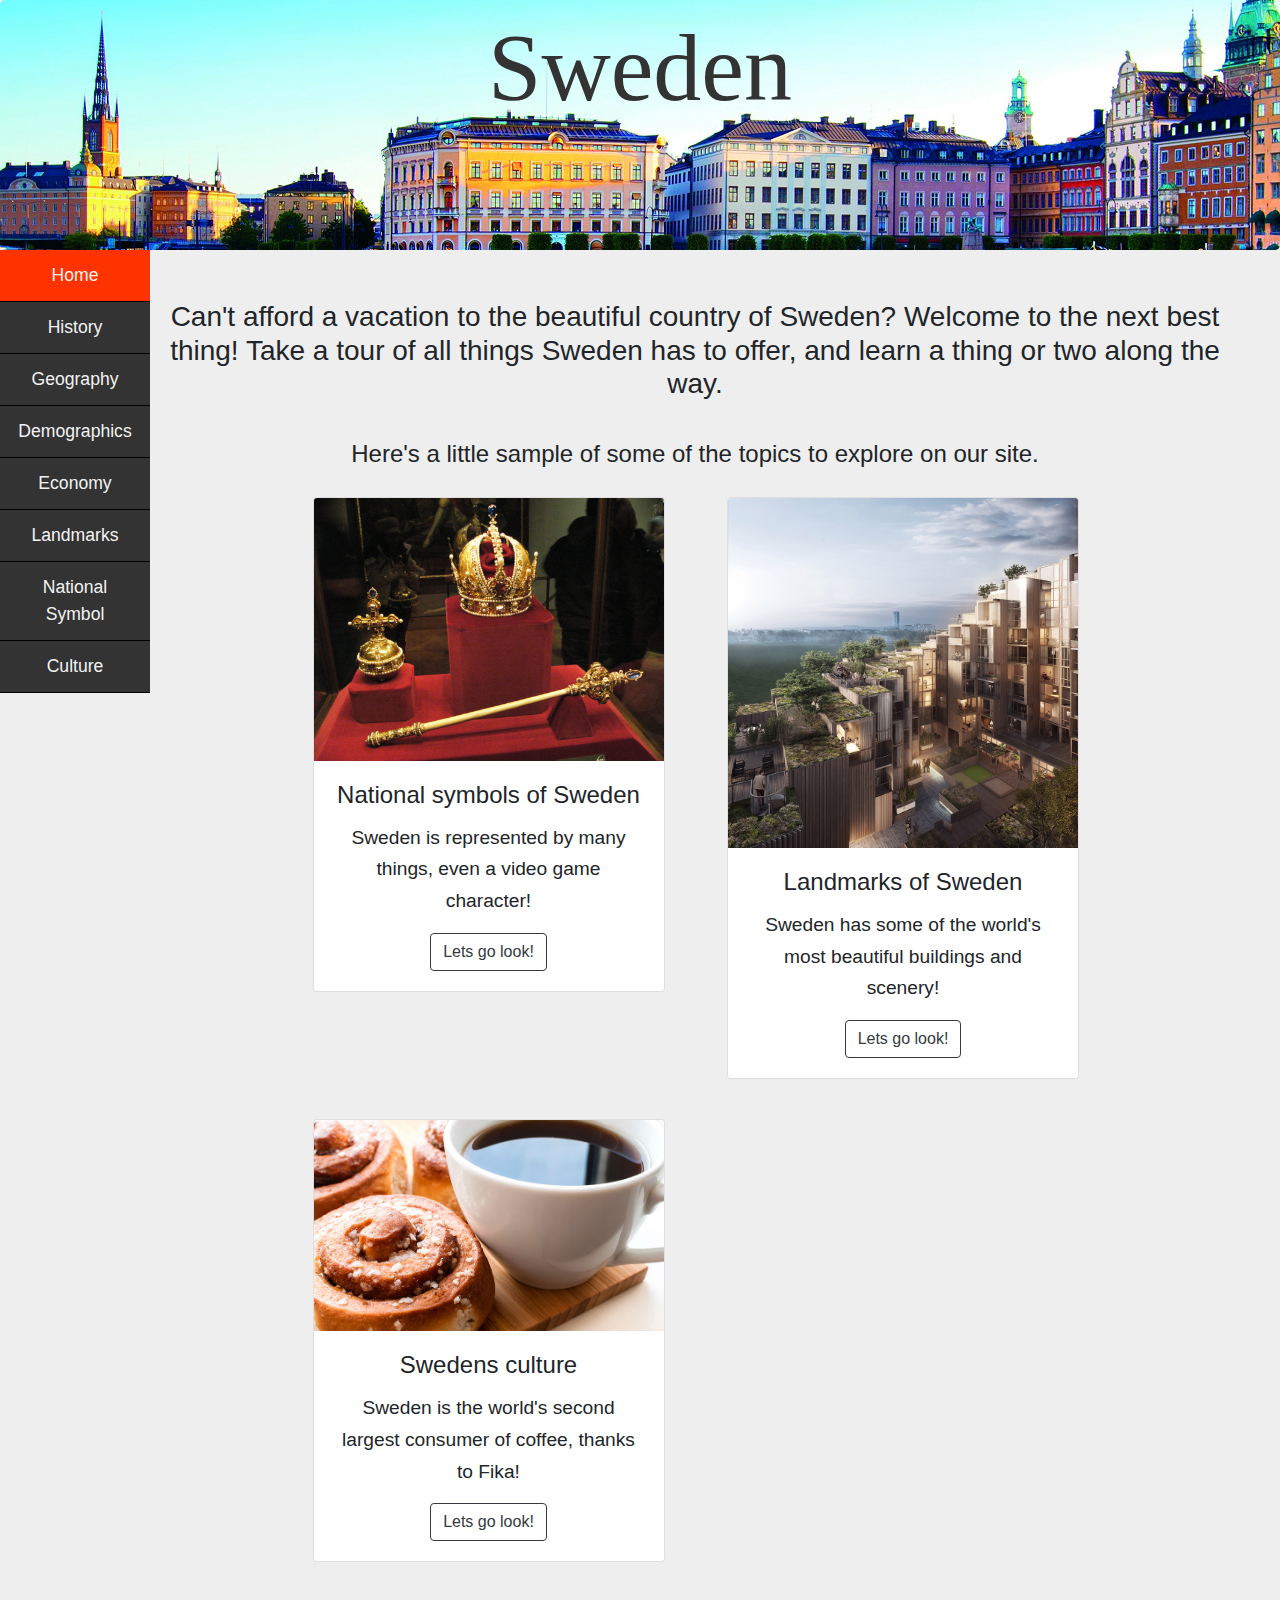
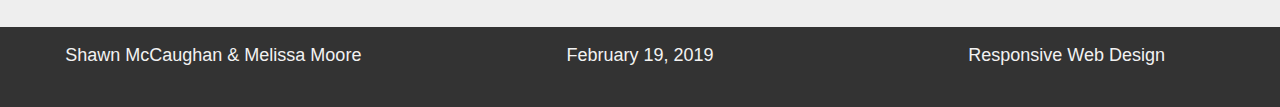
<file: FinalProj/index.html>
<!DOCTYPE html>
<html>

<head>
    <meta charset="utf-8">
    <title>Sweden - Moore &amp; McCaughan</title>
    <meta name="viewport" content="width=device-width, initial-scale=1">
    <link rel="stylesheet" href="https://maxcdn.bootstrapcdn.com/bootstrap/4.2.1/css/bootstrap.min.css">
    <script src="https://ajax.googleapis.com/ajax/libs/jquery/3.3.1/jquery.min.js"></script>
    <script src="https://cdnjs.cloudflare.com/ajax/libs/popper.js/1.14.6/umd/popper.min.js"></script>
    <script src="https://maxcdn.bootstrapcdn.com/bootstrap/4.2.1/js/bootstrap.min.js"></script>
    <link rel="stylesheet" href="https://cdnjs.cloudflare.com/ajax/libs/font-awesome/4.7.0/css/font-awesome.min.css">
    <link rel="stylesheet" href="style.css">
</head>

<body>
    <!-- Top of page button -->
    <button onclick="topFunction()" id="myBtn" title="Go to top">Top</button>
    <!-- Header -->
    <div class="jumbotron text-center header">
        <h1>Sweden</h1>
    </div>
    <!-- Navbar -->
    <div class="navbar navbarDesktop">
        <div class="dropdown">
            <a href="index.html">
                <button class="dropbtn active">Home</button></a>
        </div>
        <div class="dropdown">
            <a href="Pages/history.html"><button class="dropbtn">History</button></a>
            <div class="dropdownItems">
                <a href="Pages/history.html#prehistory">Prehistory</a>
                <a href="Pages/history.html#viking">The Vikings</a>
                <a href="Pages/history.html#worldwar">WWI &amp; WWII</a>
                <a href="Pages/history.html#recent">Recent History</a>
            </div>
        </div>
        <div class="dropdown">
            <a href="Pages/geography.html"><button class="dropbtn">Geography</button></a>
            <div class="dropdownItems">
                <a href="Pages/geography.html#location">Location</a>
                <a href="Pages/geography.html#climate">Climate</a>
                <a href="Pages/geography.html#cities">Top five biggest cities</a>
            </div>
        </div>
        <div class="dropdown">
            <a href="Pages/demographics.html"><button class="dropbtn">Demographics</button></a>
            <div class="dropdownItems">
                <a href="Pages/demographics.html#language">Language</a>
                <a href="Pages/demographics.html#health">Health</a>
                <a href="Pages/demographics.html#immigration">Immigration</a>
            </div>
        </div>
        <div class="dropdown">
            <a href="Pages/economy.html"><button class="dropbtn">Economy</button></a>
            <div class="dropdownItems">
                <a href="Pages/economy.html#taxes">Taxes</a>
                <a href="Pages/economy.html#transport">Transport</a>
                <a href="Pages/economy.html#manufacturing">Manufacturing</a>
                <a href="Pages/economy.html#trade">Trade</a>
            </div>
        </div>
        <div class="dropdown">
            <a href="Pages/landmarks.html"><button class="dropbtn">Landmarks</button></a>
            <div class="dropdownItems">
                <a href="Pages/landmarks.html#architecture">Architecture</a>
                <a href="Pages/landmarks.html#natural">Natural</a>
            </div>
        </div>
        <div class="dropdown">
            <a href="Pages/natsymbols.html"><button class="dropbtn">National Symbols</button></a>
            <div class="dropdownItems">
                <a href="Pages/natsymbols.html#flag">Flag of Sweden</a>
                <a href="Pages/natsymbols.html#threecrowns">Three Crowns</a>
                <a href="Pages/natsymbols.html#mothersvea">Mother Svea</a>
                <a href="Pages/natsymbols.html#regalia">Regalia of Sweden</a>
                <a href="Pages/natsymbols.html#torbjorn">Torbjörn</a>
            </div>
        </div>
        <div class="dropdown">
            <a href="Pages/culture.html"><button class="dropbtn">Culture</button></a>
        </div>
    </div>

    <!-- Mobile navbar -->
    <div class="topnav" id="myTopnav">
        <a href="index.html" class="active">Home</a>
        <a href="Pages/history.html"></a>
        <a href="Pages/geography.html">Geography</a>
        <a href="Pages/demographics.html">Demographics</a>
        <a href="Pages/economy.html">Economy</a>
        <a href="Pages/landmarks.html">Landmarks</a>
        <a href="Pages/natsymbols.html">National Symbols</a>
        <a href="Pages/culture.html">Culture</a>
        <a href="javascript:void(0);" class="icon" onclick="myFunction()">
            <i class="fa fa-bars"></i>
        </a>
    </div>

    <!-- Tablet navbar -->
    <div id="sideMenu">
        <div class="sideMenuPage active"><a href="index.html">Home</a></div>
        <div class="sideMenuPage"><a href="Pages/history.html">History</a></div>
        <div class="sideMenuPage"><a href="Pages/geography.html">Geography</a></div>
        <div class="sideMenuPage"><a href="Pages/demographics.html">Demographics</a></div>
        <div class="sideMenuPage"><a href="Pages/economy.html">Economy</a></div>
        <div class="sideMenuPage"><a href="Pages/landmarks.html">Landmarks</a></div>
        <div class="sideMenuPage"><a href="Pages/natsymbols.html">National Symbol</a></div>
        <div class="sideMenuPage"><a href="Pages/culture.html">Culture</a></div>
    </div>

    <!-- Content -->
    <div id="homeContent" class="text-center">
        <h3>Can't afford a vacation to the beautiful country of Sweden? Welcome to the next best
            thing! Take a tour of
            all things Sweden has to offer, and learn a thing or two along the way.</h3>
        <br>
        <h4>Here's a little sample of some of the topics to explore on our site.</h4>
        <div id="main">
            <div class="card pageCard">
                <img class="card-img-top" src="Images/Regalia.jpg" alt="Card image cap">
                <div class="card-body">
                    <h4 class="card-title">National symbols of Sweden</h4>
                    <p class="card-text">Sweden is represented by many things, even a video game character!</p>
                    <a href="Pages/natsymbols.html" class="btn btn-outline-dark">Lets go look!</a>
                </div>
            </div>
            <div class="card pageCard">
                <img class="card-img-top" src="Images/Architecture3.jpg" alt="Card image cap">
                <div class="card-body">
                    <h4 class="card-title">Landmarks of Sweden</h4>
                    <p class="card-text">Sweden has some of the world's most beautiful buildings and scenery!</p>
                    <a href="Pages/landmarks.html" class="btn btn-outline-dark">Lets go look!</a>
                </div>
            </div>
            <div class="card pageCard pageCardBottom">
                <img class="card-img-top" src="Images/FoodFika.jpg" alt="Card image cap">
                <div class="card-body">
                    <h4 class="card-title">Swedens culture</h4>
                    <p class="card-text">Sweden is the world's second largest consumer of coffee, thanks to Fika!</p>
                    <a href="Pages/culture.html" class="btn btn-outline-dark">Lets go look!</a>
                </div>
            </div>
        </div>
    </div>

    <!-- Footer -->
    <footer id="footer">
        <div class="container-fluid text-center">
            <div class="row">
                <div id="names" class="col-lg-4 col-xs-12">Shawn McCaughan &amp; Melissa Moore</div>
                <div id="date" class="col-lg-4 col-xs-12">February 19, 2019</div>
                <div id="course" class="col-lg-4 col-xs-12">Responsive Web Design</div>
            </div>
        </div>
    </footer>

    <!-- Mobile navbar script -->
    <script>
        function myFunction() {
            var x = document.getElementById("myTopnav");
            if (x.className === "topnav") {
                x.className += " responsive";
            } else {
                x.className = "topnav";
            }
        }

        // When the user scrolls down 300px from the top of the document, show the button
        window.onscroll = function () {
            scrollFunction()
        };

        function scrollFunction() {
            if (document.body.scrollTop > 300 || document.documentElement.scrollTop > 300) {
                document.getElementById("myBtn").style.display = "block";
            } else {
                document.getElementById("myBtn").style.display = "none";
            }
        }

        // When the user clicks on the button, scroll to the top of the document
        function topFunction() {
            document.body.scrollTop = 0;
            document.documentElement.scrollTop = 0;
        }
    </script>
</body>

</html>
</file>
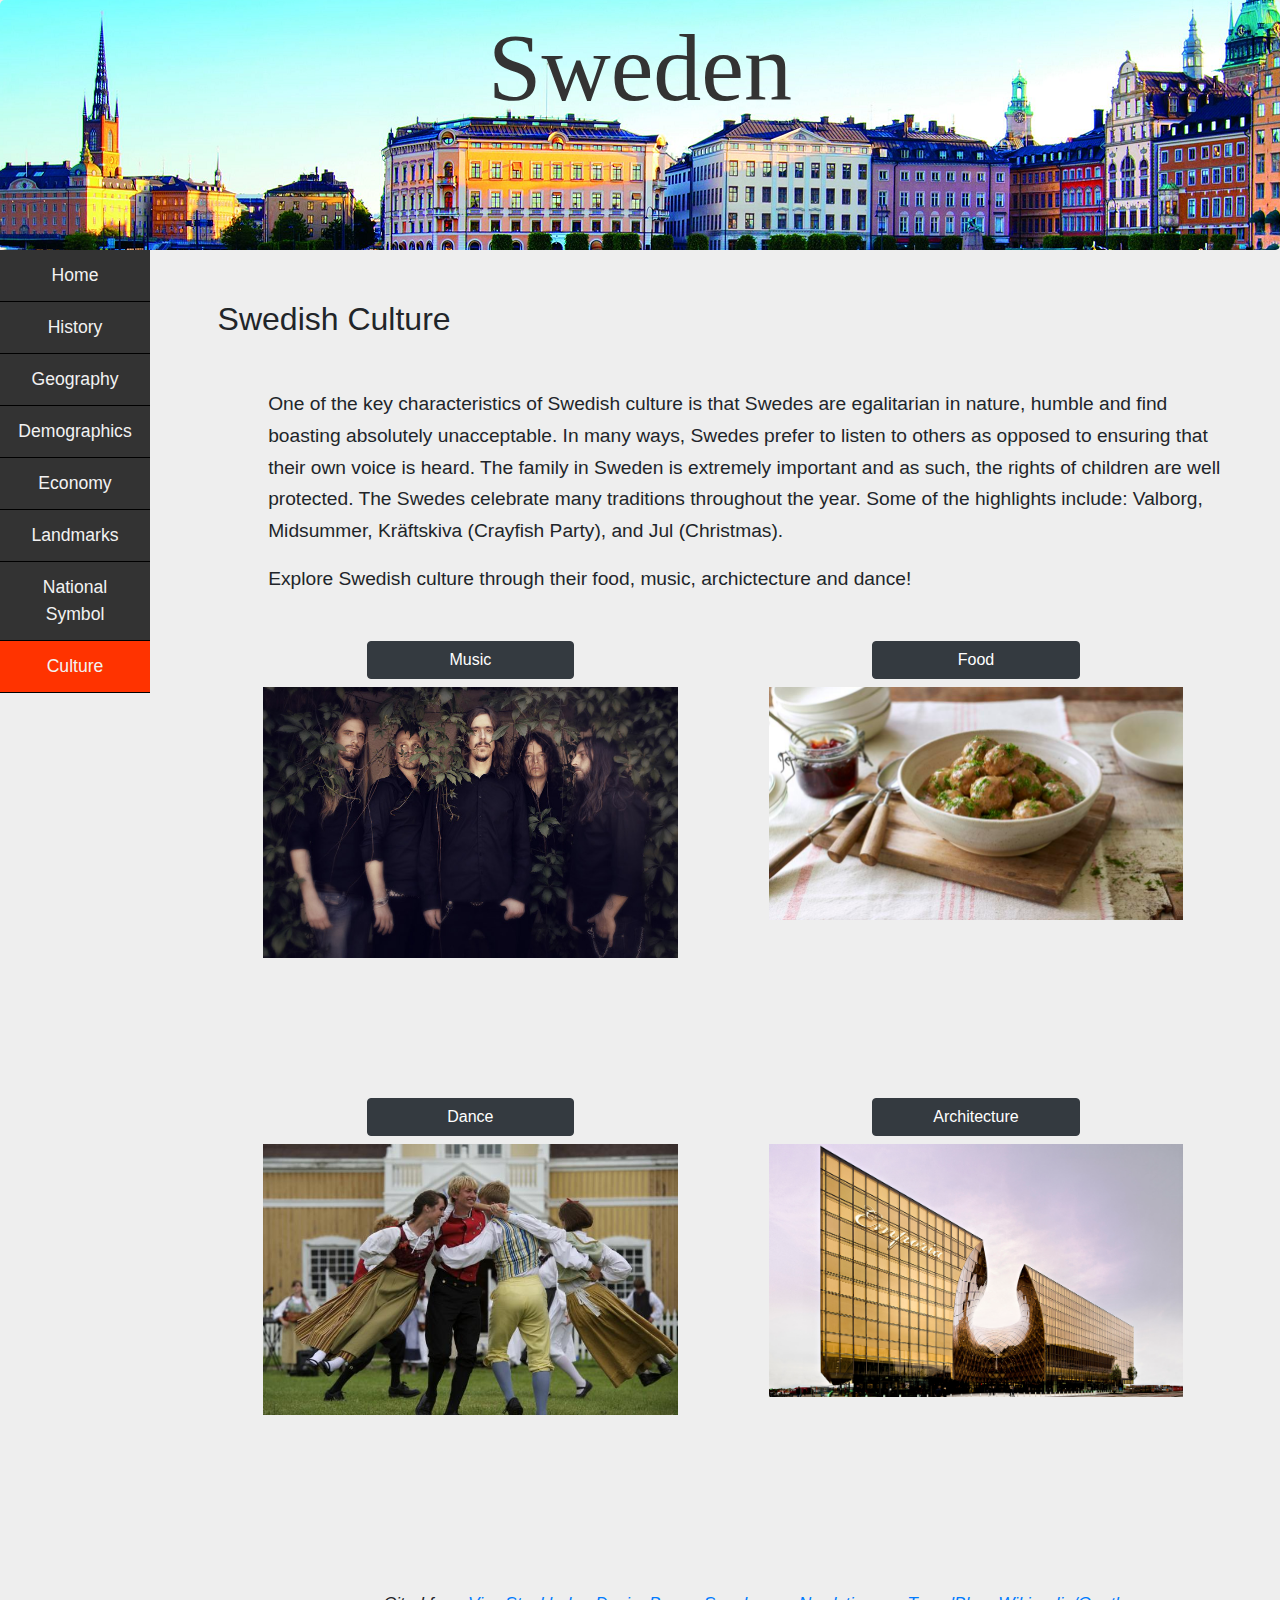
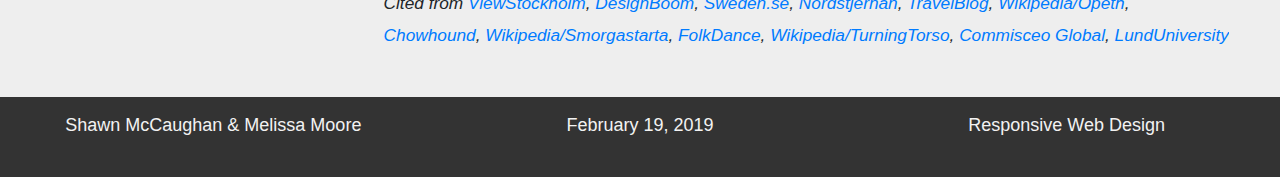
<file: FinalProj/Pages/culture.html>
<!DOCTYPE html>
<html>

<head>
    <meta charset="utf-8">
    <title>Sweden - Culture</title>
    <meta name="viewport" content="width=device-width, initial-scale=1">
    <link rel="stylesheet" href="https://maxcdn.bootstrapcdn.com/bootstrap/4.2.1/css/bootstrap.min.css">
    <script src="https://ajax.googleapis.com/ajax/libs/jquery/3.3.1/jquery.min.js"></script>
    <script src="https://cdnjs.cloudflare.com/ajax/libs/popper.js/1.14.6/umd/popper.min.js"></script>
    <script src="https://maxcdn.bootstrapcdn.com/bootstrap/4.2.1/js/bootstrap.min.js"></script>
    <link rel="stylesheet" href="https://cdnjs.cloudflare.com/ajax/libs/font-awesome/4.7.0/css/font-awesome.min.css">
    <link rel="stylesheet" href="../style.css">
</head>

<body>
    <!-- Top of page button -->
    <button onclick="topFunction()" id="myBtn" title="Go to top">Top</button>
    <!-- Header -->
    <div class="jumbotron text-center header">
        <h1>Sweden</h1>
    </div>
    <!-- Navbar -->
    <div class="navbar navbarDesktop">
        <div class="dropdown">
            <a href="../index.html">
                <button class="dropbtn">Home</button></a>
        </div>
        <div class="dropdown">
            <a href="history.html"><button class="dropbtn">History</button></a>
            <div class="dropdownItems">
                <a href="history.html#prehistory">Prehistory</a>
                <a href="history.html#viking">The Vikings</a>
                <a href="history.html#worldwar">WWI &amp; WWII</a>
                <a href="history.html#recent">Recent History</a>
            </div>
        </div>
        <div class="dropdown">
            <a href="geography.html"><button class="dropbtn">Geography</button></a>
            <div class="dropdownItems">
                <a href="geography.html#location">Location</a>
                <a href="geography.html#climate">Climate</a>
                <a href="geography.html#cities">Top five biggest cities</a>
            </div>
        </div>
        <div class="dropdown">
            <a href="demographics.html"><button class="dropbtn">Demographics</button></a>
            <div class="dropdownItems">
                <a href="demographics.html#language">Language</a>
                <a href="demographics.html#health">Health</a>
                <a href="demographics.html#immigration">Immigration</a>
            </div>
        </div>
        <div class="dropdown">
            <a href="economy.html"><button class="dropbtn">Economy</button></a>
            <div class="dropdownItems">
                <a href="economy.html#taxes">Taxes</a>
                <a href="economy.html#transport">Transport</a>
                <a href="economy.html#manufacturing">Manufacturing</a>
                <a href="economy.html#trade">Trade</a>
            </div>
        </div>
        <div class="dropdown">
            <a href="landmarks.html"><button class="dropbtn">Landmarks</button></a>
            <div class="dropdownItems">
                <a href="landmarks.html#architecture">Architecture</a>
                <a href="landmarks.html#natural">Natural</a>
            </div>
        </div>
        <div class="dropdown">
            <a href="natsymbols.html"><button class="dropbtn">National Symbols</button></a>
            <div class="dropdownItems">
                <a href="natsymbols.html#flag">Flag of Sweden</a>
                <a href="natsymbols.html#threecrowns">Three Crowns</a>
                <a href="natsymbols.html#mothersvea">Mother Svea</a>
                <a href="natsymbols.html#regalia">Regalia of Sweden</a>
                <a href="natsymbols.html#torbjorn">Torbjörn</a>
            </div>
        </div>
        <div class="dropdown">
            <a href="culture.html"><button class="dropbtn active">Culture</button></a>
        </div>
    </div>

    <!-- Mobile navbar -->
    <div class="topnav" id="myTopnav">
        <a href="../index.html">Home</a>
        <a href="history.html">History</a>
        <a href="geography.html">Geography</a>
        <a href="demographics.html">Demographics</a>
        <a href="economy.html">Economy</a>
        <a href="landmarks.html">Landmarks</a>
        <a href="natsymbols.html">National Symbols</a>
        <a href="culture.html" class="active">Culture</a>
        <a href="javascript:void(0);" class="icon" onclick="myFunction()">
            <i class="fa fa-bars"></i>
        </a>
    </div>

    <!-- Tablet navbar -->
    <div id="sideMenu">
        <div class="sideMenuPage"><a href="../index.html">Home</a></div>
        <div class="sideMenuPage"><a href="history.html">History</a></div>
        <div class="sideMenuPage"><a href="geography.html">Geography</a></div>
        <div class="sideMenuPage"><a href="demographics.html">Demographics</a></div>
        <div class="sideMenuPage"><a href="economy.html">Economy</a></div>
        <div class="sideMenuPage"><a href="landmarks.html">Landmarks</a></div>
        <div class="sideMenuPage"><a href="natsymbols.html">National Symbol</a></div>
        <div class="sideMenuPage active"><a href="culture.html">Culture</a></div>
    </div>

    <!-- Content -->
    <div id="cultureContent">
        <h2 class="cultureHeader">Swedish Culture</h2>
        <p class="cultureBlurb">One of the key characteristics of Swedish culture is that Swedes are egalitarian in
            nature, humble and find boasting absolutely unacceptable. In many ways, Swedes prefer to listen to others
            as opposed to ensuring that their own voice is heard. The family in Sweden is extremely important and as
            such, the rights of children are well protected. The Swedes celebrate many traditions throughout the year.
            Some of the highlights include: Valborg, Midsummer, Kräftskiva (Crayfish Party), and Jul (Christmas).</p>
        <p class="cultureBlurb">Explore Swedish culture through their food, music, archictecture and dance!</p>

        <div class="container-fluid">
            <div class="row">
                <div class="cultureSections col-lg">

                    <div class="cultureCollapse">
                        <h3 class="cultureContentHeader"><a href="#musicCollapse" class="btn btn-dark cultureButton"
                                data-toggle="collapse" data-toggle="collapse" data-toggle="tooltip" title="Click here to find out which bands you may know from Sweden">Music</a></h3>
                        <div class="cultureInfo collapse" data-parent="#cultureContent" id="musicCollapse">There are
                            many talented artists who come from Sweden. <i><strong>ABBA</strong></i> is definitely the
                            most popular with 380 million albums sold worldwide. Then there's <i><strong>Europe</strong></i>,
                            famously known for their hit song The Final Countdown. Metal is also big in Sweden which
                            brings the progressive-metal progressive-rock band called <i><strong>Opeth</strong></i>.
                            They incorporate progressive, folk, blues, classical, jazz, and death metal influences into
                            their music and have had several major world tours.</div>
                        <picture>
                            <source media="(min-width: 1300px)" srcset="../Images/Music.jpg">
                            <source media="(max-width: 600px)" srcset="../Images/Music3.jpg">
                            <img class="cultureImg topCultureImg" src="../Images/Music4.jpg" alt="Swedish bands">
                        </picture>
                    </div>
                </div>

                <div class="cultureSections col-lg">

                    <div class="cultureCollapse">
                        <h3 class="cultureContentHeader"><a href="#foodCollapse" class="btn btn-dark cultureButton"
                                data-toggle="collapse" data-toggle="collapse" data-toggle="tooltip" title="Click here to learn about Fika and Smörgåstårta">Food</a></h3>
                        <div class="cultureInfo collapse" data-parent="#cultureContent" id="foodCollapse"><i><strong>Fika</strong></i>
                            is a Swedish coffee break. This coffee break is meant for you to slow down, maybe chat with
                            friends, family, or coworkers, and relax midday. Another popular food is the <i><strong>Swedish
                                    meatball</strong></i>. Swedish meatballs traditionally use spices like allspice,
                            nutmeg, white pepper, and sometimes ground ginger as flavoring. They are also much smaller
                            in size compared to Italian meatballs. Another popular dish is called <i><strong>Smörgåstårta</strong></i>,
                            or sandwich cakes. They are savoury cakes with varying fillings and toppings, often
                            including shrimp, ham, cold cuts, cucumbers, etc.</div>
                        <picture>
                            <source media="(min-width: 1300px)" srcset="../Images/FoodFika.jpg">
                            <source media="(max-width: 600px)" srcset="../Images/FoodSmorgastarta2.jpg">
                            <img class="cultureImg topCultureImg" src="../Images/FoodMeatballs2.jpg" alt="Swedish foods">
                        </picture>
                    </div>
                </div>
            </div>

            <div class="row">
                <div class="cultureSections col-lg">

                    <div class="cultureCollapse">
                        <h3 class="cultureContentHeader"><a href="#danceCollapse" class="btn btn-dark cultureButton"
                                data-toggle="collapse" data-toggle="collapse" data-toggle="tooltip" title="Click here to learn about various Swedish dances">Dance</a></h3>
                        <div class="cultureInfo collapse" data-parent="#cultureContent" id="danceCollapse">Swedish folk
                            dance comes in a variety of different styles. A common varient is the <i><strong>Bingsjö
                                    Polska</strong></i>. Another version of the Polska is called the <i><strong>Hambo</strong></i>.
                            There is also a dance known as <i><strong>Gammaldans</strong></i>, which translates to "old
                            dance". The Gammaldans generally consists of the vals (waltz),
                            schottische/schottis/reinlender, polka, snoa, and sometimes the mazurka.</div>
                        <picture>
                            <source media="(min-width: 1300px)" srcset="../Images/DanceHambo.jpg">
                            <source media="(max-width: 600px)" srcset="../Images/Dance2.jpg">
                            <img class="cultureImg bottomCultureImg" src="../Images/DanceTraditionalFolk.jpg" alt="Swedish styles of dance">
                        </picture>

                    </div>
                </div>

                <div class="cultureSections col-lg">

                    <div class="cultureCollapse">
                        <h3 class="cultureContentHeader"><a href="#architectureCollapse" class="btn btn-dark cultureButton"
                                data-toggle="collapse" data-toggle="collapse" data-toggle="tooltip" title="Click here to find out about the tallest building in Scandinavia">Architecture</a></h3>
                        <div class="cultureInfo collapse" data-parent="#cultureContent" id="architectureCollapse">There
                            are many awe-inspiring works of architectural art in Sweden, such as the <i><strong>Turning
                                    Torso</strong></i>, a residential building that holds the record as the tallest
                            building in the Scandinavian countries and regarded as the first twisted skyscraper in the
                            world. Other marvels include the <i><strong>Emporia</strong></i> shopping mall and the <i><strong>79&amp;Park</strong></i>
                            residential building in Malmö and Stockholm respectively.</div>
                        <picture>
                            <source media="(min-width: 1300px)" srcset="../Images/ArchitectureMobile.jpg">
                            <source media="(max-width: 600px)" srcset="../Images/ArchitectureDesktop.jpg">
                            <img class="cultureImg bottomCultureImg" src="../Images/ArchitectureTablet.jpg" alt="Swedish architecture">
                        </picture>
                    </div>
                </div>
            </div>
        </div>
        <br><br>
        <div><cite>Cited from <a href="https://viewstockholm.com/fika-lagom/" target="_blank">ViewStockholm</a>, <a
                    href="https://www.designboom.com/architecture/big-bjarke-ingels-group-79-park-stockhom-oscar-properties-11-08-2018/"
                    target="_blank">DesignBoom</a>, <a href="https://sweden.se/culture-traditions/swedish-architecture/"
                    target="_blank">Sweden.se</a>, <a href="http://www.nordstjernan.com/news/traditions/8481/" target="_blank">Nordstjernan</a>,
                <a href="https://www.travelblog.org/Photos/1199827" target="_blank">TravelBlog</a>, <a href="https://en.wikipedia.org/wiki/Opeth"
                    target="_blank">Wikipedia/Opeth</a>,<br> <a href="https://www.chowhound.com/food-news/185791/what-is-the-difference-between-italian-meatballs-and-swedish-meatballs/"
                    target="_blank">Chowhound</a>, <a href="https://en.wikipedia.org/wiki/Sm%C3%B6rg%C3%A5st%C3%A5rta"
                    target="_blank">Wikipedia/Smorgastarta</a>, <a href="http://www.folkdance.com/scandi/whatitis.htm">FolkDance</a>,
                <a href="https://en.wikipedia.org/wiki/Turning_Torso">Wikipedia/TurningTorso</a>, <a href="https://www.commisceo-global.com/resources/country-guides/sweden-guide">Commisceo
                    Global</a>,
                <a href="https://www.lunduniversity.lu.se/about/visit-lund-university/swedish-culture-and-traditions">LundUniversity</a></cite></div>
        <br><br>
    </div>

    <!-- Footer -->
    <footer id="footer">
        <div class="container-fluid text-center">
            <div class="row">
                <div id="names" class="col-lg-4 col-xs-12">Shawn McCaughan &amp; Melissa Moore</div>
                <div id="date" class="col-lg-4 col-xs-12">February 19, 2019</div>
                <div id="course" class="col-lg-4 col-xs-12">Responsive Web Design</div>
            </div>
        </div>
    </footer>

    <!-- Mobile navbar script -->
    <script>
        function myFunction() {
            var x = document.getElementById("myTopnav");
            if (x.className === "topnav") {
                x.className += " responsive";
            } else {
                x.className = "topnav";
            }
        }

        // When the user scrolls down 300px from the top of the document, show the button
        window.onscroll = function () {
            scrollFunction()
        };

        function scrollFunction() {
            if (document.body.scrollTop > 300 || document.documentElement.scrollTop > 300) {
                document.getElementById("myBtn").style.display = "block";
            } else {
                document.getElementById("myBtn").style.display = "none";
            }
        }

        // When the user clicks on the button, scroll to the top of the document
        function topFunction() {
            document.body.scrollTop = 0;
            document.documentElement.scrollTop = 0;
        }
    </script>
</body>

</html>
</file>
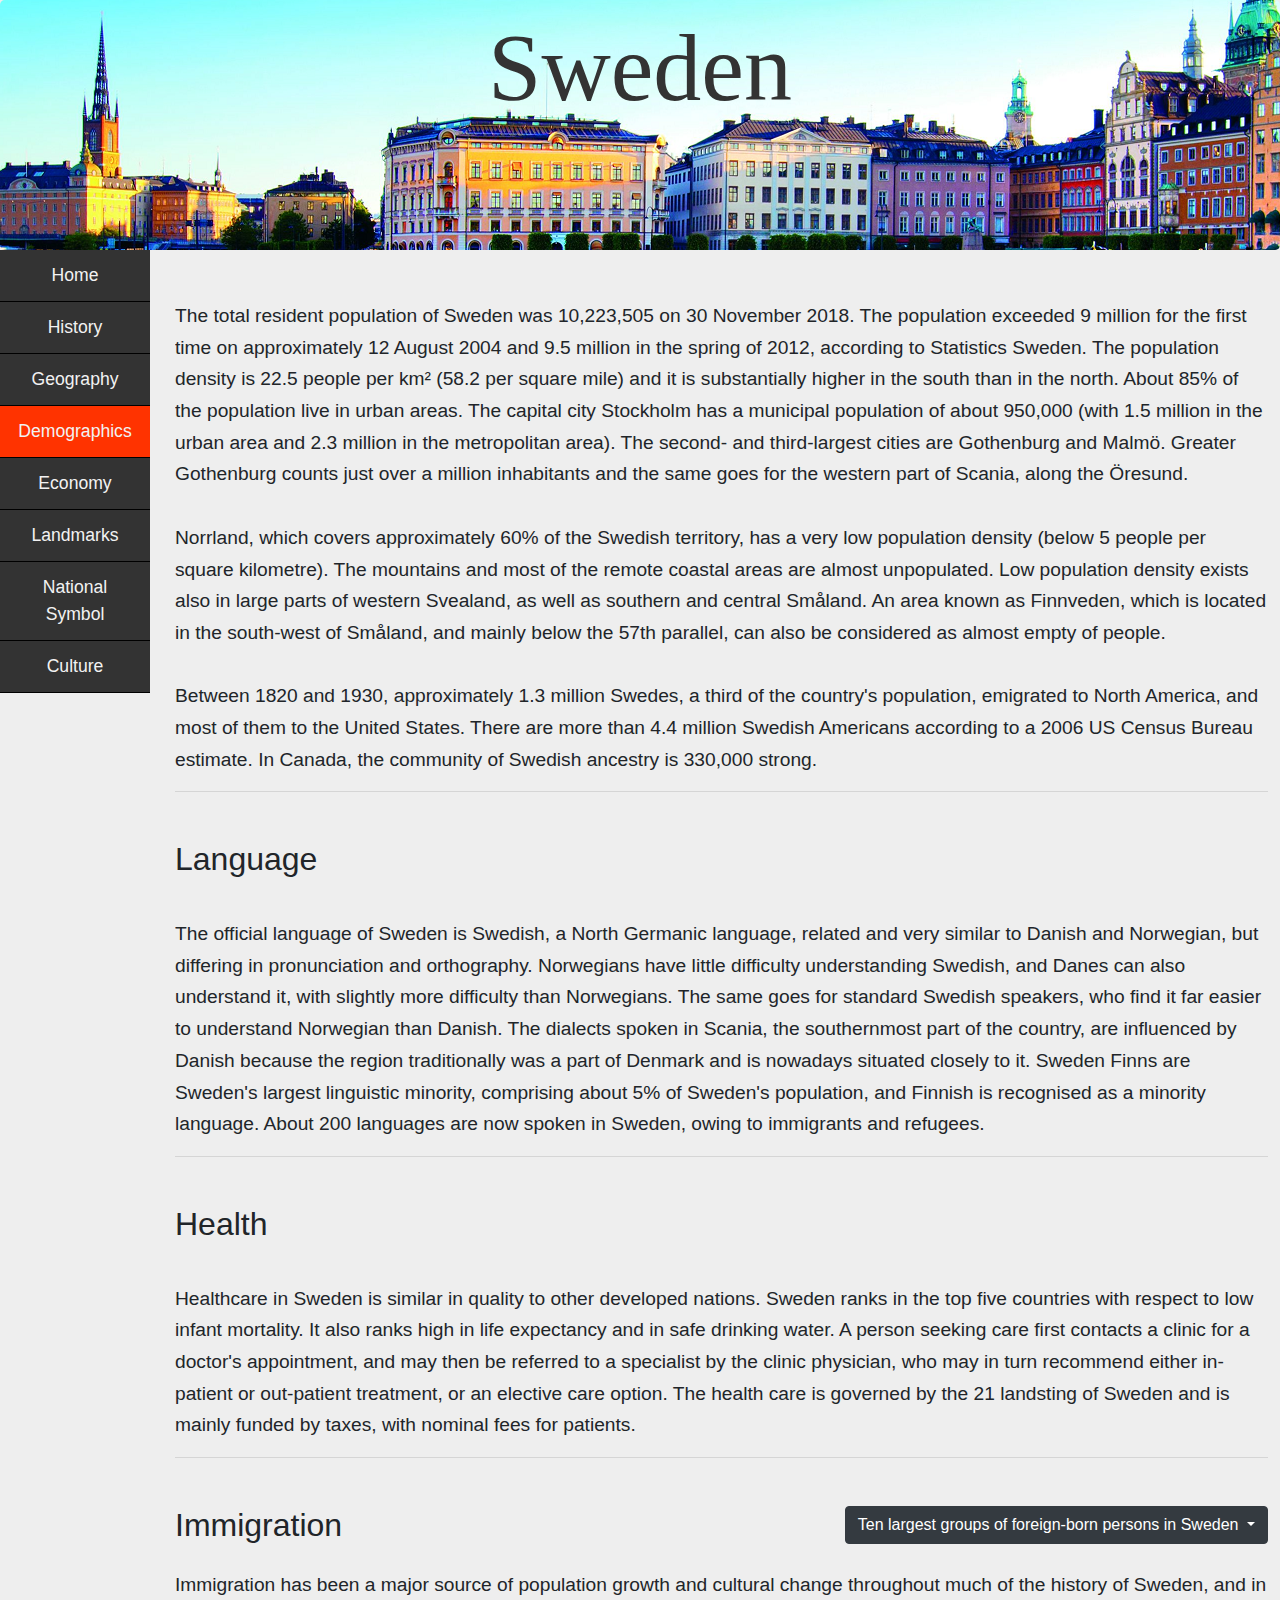
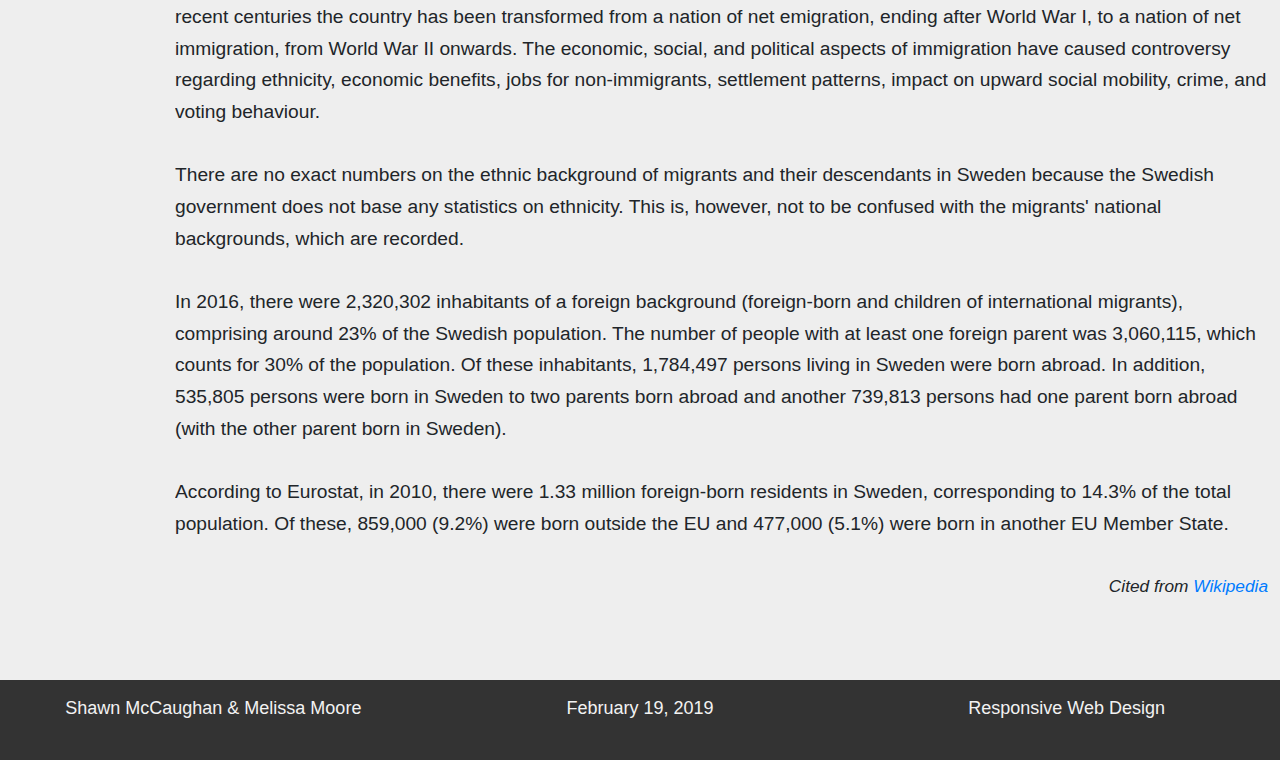
<file: FinalProj/Pages/demographics.html>
<!DOCTYPE html>
<html>

<head>
    <meta charset="utf-8">
    <title>Sweden - Demographics</title>
    <meta name="viewport" content="width=device-width, initial-scale=1">
    <link rel="stylesheet" href="https://maxcdn.bootstrapcdn.com/bootstrap/4.2.1/css/bootstrap.min.css">
    <script src="https://ajax.googleapis.com/ajax/libs/jquery/3.3.1/jquery.min.js"></script>
    <script src="https://cdnjs.cloudflare.com/ajax/libs/popper.js/1.14.6/umd/popper.min.js"></script>
    <script src="https://maxcdn.bootstrapcdn.com/bootstrap/4.2.1/js/bootstrap.min.js"></script>
    <link rel="stylesheet" href="https://cdnjs.cloudflare.com/ajax/libs/font-awesome/4.7.0/css/font-awesome.min.css">
    <link rel="stylesheet" href="../style.css">
</head>

<body>
    <!-- Top of page button -->
    <button onclick="topFunction()" id="myBtn" title="Go to top">Top</button>
    <!-- Header -->
    <div class="jumbotron text-center header">
        <h1>Sweden</h1>
    </div>
    <!-- Navbar -->
    <div class="navbar navbarDesktop">
        <div class="dropdown">
            <a href="../index.html">
                <button class="dropbtn">Home</button></a>
        </div>
        <div class="dropdown">
            <a href="history.html"><button class="dropbtn">History</button></a>
            <div class="dropdownItems">
                <a href="history.html#prehistory">Prehistory</a>
                <a href="history.html#viking">The Vikings</a>
                <a href="history.html#worldwar">WWI &amp; WWII</a>
                <a href="history.html#recent">Recent History</a>
            </div>
        </div>
        <div class="dropdown">
            <a href="geography.html"><button class="dropbtn">Geography</button></a>
            <div class="dropdownItems">
                <a href="geography.html#location">Location</a>
                <a href="geography.html#climate">Climate</a>
                <a href="geography.html#cities">Top five biggest cities</a>
            </div>
        </div>
        <div class="dropdown">
            <a href="demographics.html"><button class="dropbtn active">Demographics</button></a>
            <div class="dropdownItems">
                <a href="#language">Language</a>
                <a href="#health">Health</a>
                <a href="#immigration">Immigration</a>
            </div>
        </div>
        <div class="dropdown">
            <a href="economy.html"><button class="dropbtn">Economy</button></a>
            <div class="dropdownItems">
                <a href="economy.html#taxes">Taxes</a>
                <a href="economy.html#transport">Transport</a>
                <a href="economy.html#manufacturing">Manufacturing</a>
                <a href="economy.html#trade">Trade</a>
            </div>
        </div>
        <div class="dropdown">
            <a href="landmarks.html"><button class="dropbtn">Landmarks</button></a>
            <div class="dropdownItems">
                <a href="landmarks.html#architecture">Architecture</a>
                <a href="landmarks.html#natural">Natural</a>
            </div>
        </div>
        <div class="dropdown">
            <a href="natsymbols.html"><button class="dropbtn">National Symbols</button></a>
            <div class="dropdownItems">
                <a href="natsymbols.html#flag">Flag of Sweden</a>
                <a href="natsymbols.html#threecrowns">Three Crowns</a>
                <a href="natsymbols.html#mothersvea">Mother Svea</a>
                <a href="natsymbols.html#regalia">Regalia of Sweden</a>
                <a href="natsymbols.html#torbjorn">Torbjörn</a>
            </div>
        </div>
        <div class="dropdown">
            <a href="culture.html"><button class="dropbtn">Culture</button></a>
        </div>
    </div>

    <!-- Mobile navbar -->
    <div class="topnav" id="myTopnav">
        <a href="../index.html">Home</a>
        <a href="history.html">History</a>
        <a href="geography.html">Geography</a>
        <a href="demographics.html" class="active">Demographics</a>
        <a href="economy.html">Economy</a>
        <a href="landmarks.html">Landmarks</a>
        <a href="natsymbols.html">National Symbols</a>
        <a href="culture.html">Culture</a>
        <a href="javascript:void(0);" class="icon" onclick="myFunction()">
            <i class="fa fa-bars"></i>
        </a>
    </div>

    <!-- Tablet navbar -->
    <div id="sideMenu">
        <div class="sideMenuPage"><a href="../index.html">Home</a></div>
        <div class="sideMenuPage"><a href="history.html">History</a></div>
        <div class="sideMenuPage"><a href="geography.html">Geography</a></div>
        <div class="sideMenuPage active"><a href="demographics.html">Demographics</a></div>
        <div class="sideMenuPage"><a href="economy.html">Economy</a></div>
        <div class="sideMenuPage"><a href="landmarks.html">Landmarks</a></div>
        <div class="sideMenuPage"><a href="natsymbols.html">National Symbol</a></div>
        <div class="sideMenuPage"><a href="culture.html">Culture</a></div>
    </div>

    <!-- Content -->
    <div id="content">
        The total resident population of Sweden was 10,223,505 on 30 November 2018. The population exceeded 9 million
        for the first time on approximately 12 August 2004 and 9.5 million in the spring of 2012, according to
        Statistics Sweden. The population density is 22.5 people per km² (58.2 per square mile) and it is substantially
        higher in the south than in the north. About 85% of the population live in urban areas. The capital city
        Stockholm has a municipal population of about 950,000 (with 1.5 million in the urban area and 2.3 million in
        the metropolitan area). The second- and third-largest cities are Gothenburg and Malmö. Greater Gothenburg
        counts just over a million inhabitants and the same goes for the western part of Scania, along the Öresund.
        <br><br>
        Norrland, which covers approximately 60% of the Swedish territory, has a very low population density (below 5
        people per square kilometre). The mountains and most of the remote coastal areas are almost unpopulated. Low
        population density exists also in large parts of western Svealand, as well as southern and central Småland. An
        area known as Finnveden, which is located in the south-west of Småland, and mainly below the 57th parallel, can
        also be considered as almost empty of people.
        <br><br>
        Between 1820 and 1930, approximately 1.3 million Swedes, a third of the country's population, emigrated to
        North America, and most of them to the United States. There are more than 4.4 million Swedish Americans
        according to a 2006 US Census Bureau estimate. In Canada, the community of Swedish ancestry is 330,000
        strong.
        <br>
        <hr><br>
        <h2 id="language">Language</h2><br>
        The official language of Sweden is Swedish, a North Germanic language, related and very similar to Danish and
        Norwegian, but differing in pronunciation and orthography. Norwegians have little difficulty understanding
        Swedish, and Danes can also understand it, with slightly more difficulty than Norwegians. The same goes for
        standard Swedish speakers, who find it far easier to understand Norwegian than Danish. The dialects spoken in
        Scania, the southernmost part of the country, are influenced by Danish because the region traditionally was a
        part of Denmark and is nowadays situated closely to it. Sweden Finns are Sweden's largest linguistic minority,
        comprising about 5% of Sweden's population, and Finnish is recognised as a minority language. About 200
        languages are now spoken in Sweden, owing to immigrants and refugees.
        <br>
        <hr><br>
        <h2 id="health">Health</h2>
        <br>
        Healthcare in Sweden is similar in quality to other developed nations. Sweden ranks in the top five countries
        with respect to low infant mortality. It also ranks high in life expectancy and in safe drinking water. A
        person seeking care first contacts a clinic for a doctor's appointment, and may then be referred to a
        specialist by the clinic physician, who may in turn recommend either in-patient or out-patient treatment, or an
        elective care option. The health care is governed by the 21 landsting of Sweden and is mainly funded by taxes,
        with nominal fees for patients.
        <br>
        <hr><br>
        <h2 id="immigration" class="left">Immigration</h2>
        <div class="dropdwn right">
            <button type="button" class="btn btn-dark dropdown-toggle" data-toggle="dropdown" data-toggle="tooltip"
                title="Click to expand list">
                Ten largest groups of foreign-born persons in Sweden
            </button>
            <div class="dropdown-menu">
                <span class="dropdown-item-text">1. Finland (153,620)</span>
                <span class="dropdown-item-text">2. Syria (149,418)</span>
                <span class="dropdown-item-text">3. Iraq (135,129)</span>
                <span class="dropdown-item-text">4. Poland (88,704)</span>
                <span class="dropdown-item-text">5. Iran (70,637)</span>
                <span class="dropdown-item-text">6. Former Yugoslavia (66,539)</span>
                <span class="dropdown-item-text">7. Somalia (63,853)</span>
                <span class="dropdown-item-text">8. Bosnia and Herzegovina (58,181)</span>
                <span class="dropdown-item-text">9. Germany (50,189)</span>
                <span class="dropdown-item-text">10. Turkey (47,060)</span>
            </div>
        </div>
        <br><br>
        Immigration has been a major source of population growth and cultural change throughout much of the history of
        Sweden, and in recent centuries the country has been transformed from a nation of net emigration, ending after
        World War I, to a nation of net immigration, from World War II onwards. The economic, social, and political
        aspects of immigration have caused controversy regarding ethnicity, economic benefits, jobs for non-immigrants,
        settlement patterns, impact on upward social mobility, crime, and voting behaviour.
        <br><br>
        There are no exact numbers on the ethnic background of migrants and their descendants in Sweden because the
        Swedish government does not base any statistics on ethnicity. This is, however, not to be confused with the
        migrants' national backgrounds, which are recorded.
        <br><br>
        In 2016, there were 2,320,302 inhabitants of a foreign background (foreign-born and children of international
        migrants), comprising around 23% of the Swedish population. The number of people with at least one
        foreign parent was 3,060,115, which counts for 30% of the population. Of these inhabitants, 1,784,497
        persons living in Sweden were born abroad. In addition, 535,805 persons were born in Sweden to two parents born
        abroad and another 739,813 persons had one parent born abroad (with the other parent born in Sweden).
        <br><br>
        According to Eurostat, in 2010, there were 1.33 million foreign-born residents in Sweden, corresponding to
        14.3% of the total population. Of these, 859,000 (9.2%) were born outside the EU and 477,000 (5.1%) were born
        in another EU Member State.
        <br><br>
        <div><cite>Cited from <a href="https://en.wikipedia.org/wiki/Sweden" target="_blank">Wikipedia</a></cite></div>
        <br><br>
    </div>

    <!-- Footer -->
    <footer id="footer">
        <div class="container-fluid text-center">
            <div class="row">
                <div id="names" class="col-lg-4 col-xs-12">Shawn McCaughan &amp; Melissa Moore</div>
                <div id="date" class="col-lg-4 col-xs-12">February 19, 2019</div>
                <div id="course" class="col-lg-4 col-xs-12">Responsive Web Design</div>
            </div>
        </div>
    </footer>

    <!-- Mobile navbar script -->
    <script>
        function myFunction() {
            var x = document.getElementById("myTopnav");
            if (x.className === "topnav") {
                x.className += " responsive";
            } else {
                x.className = "topnav";
            }
        }

        // When the user scrolls down 300px from the top of the document, show the button
        window.onscroll = function () {
            scrollFunction()
        };

        function scrollFunction() {
            if (document.body.scrollTop > 300 || document.documentElement.scrollTop > 300) {
                document.getElementById("myBtn").style.display = "block";
            } else {
                document.getElementById("myBtn").style.display = "none";
            }
        }

        // When the user clicks on the button, scroll to the top of the document
        function topFunction() {
            document.body.scrollTop = 0;
            document.documentElement.scrollTop = 0;
        }
    </script>
</body>

</html>
</file>
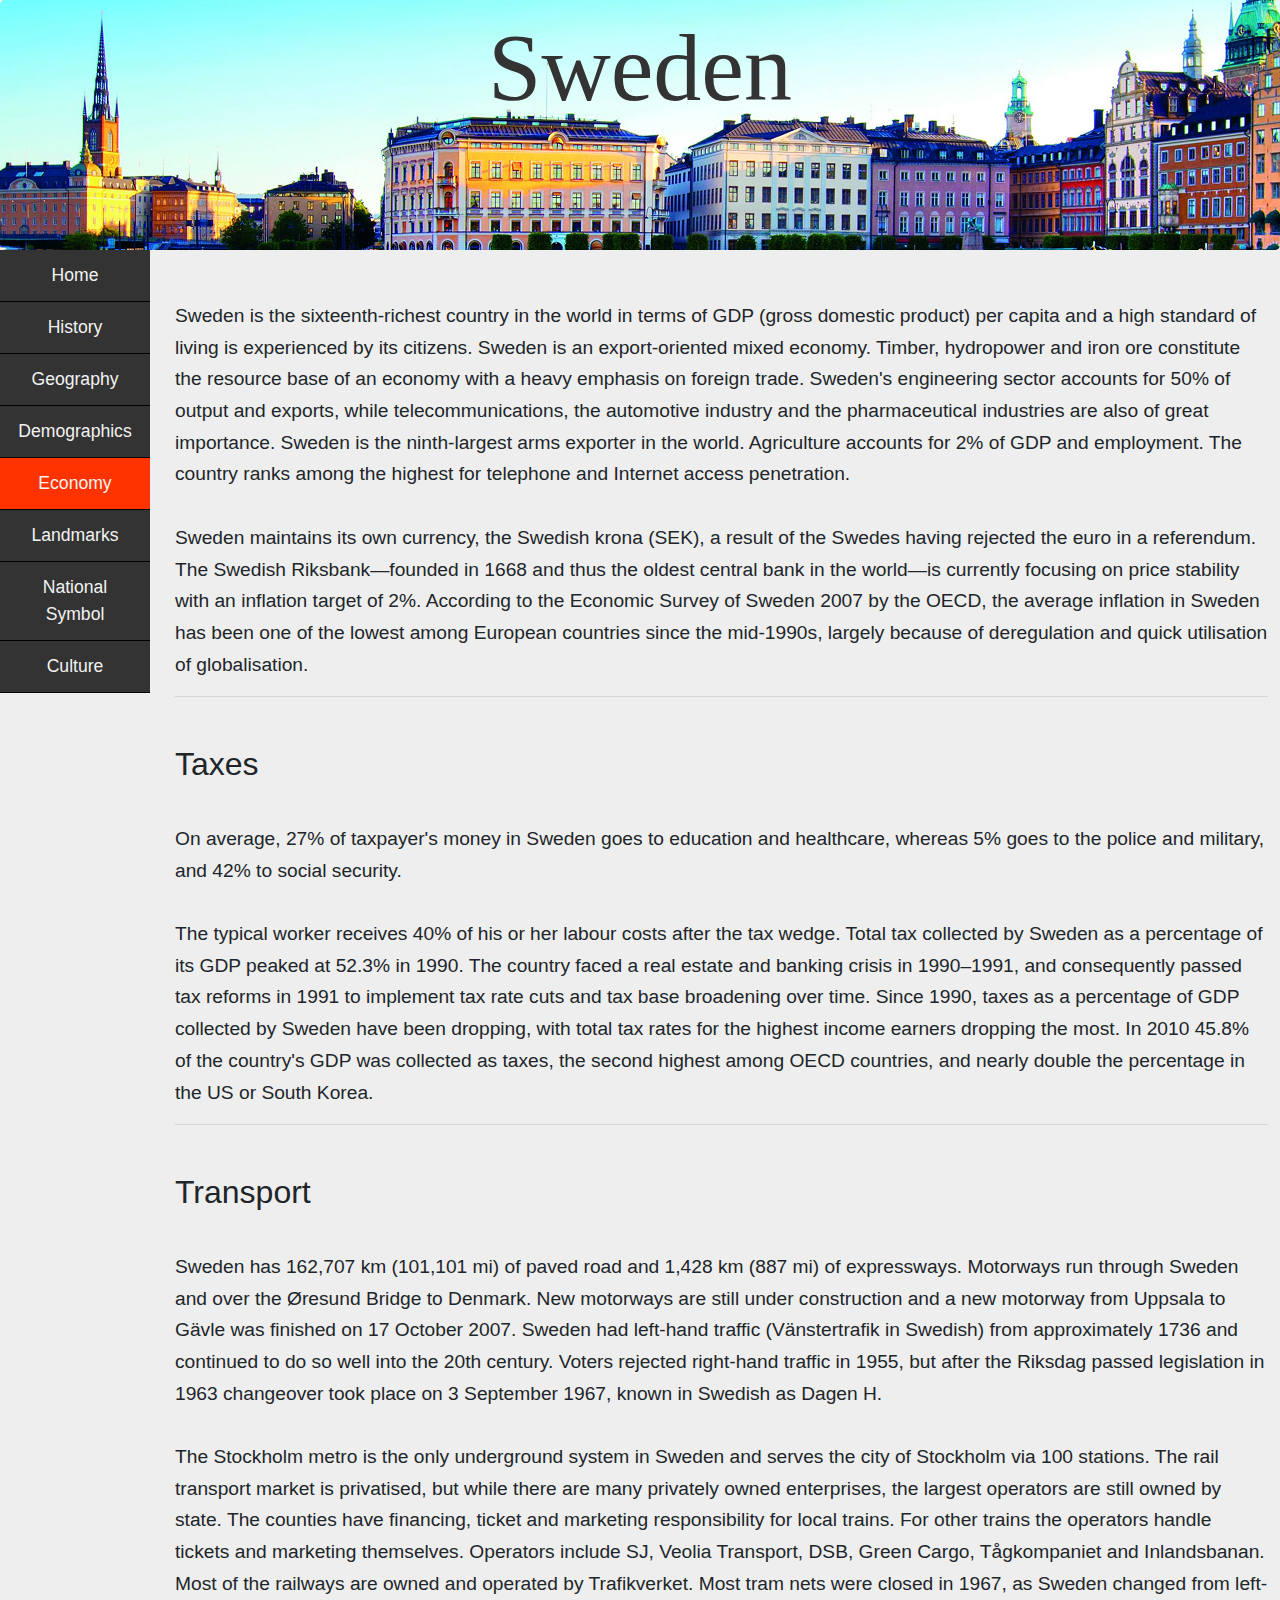
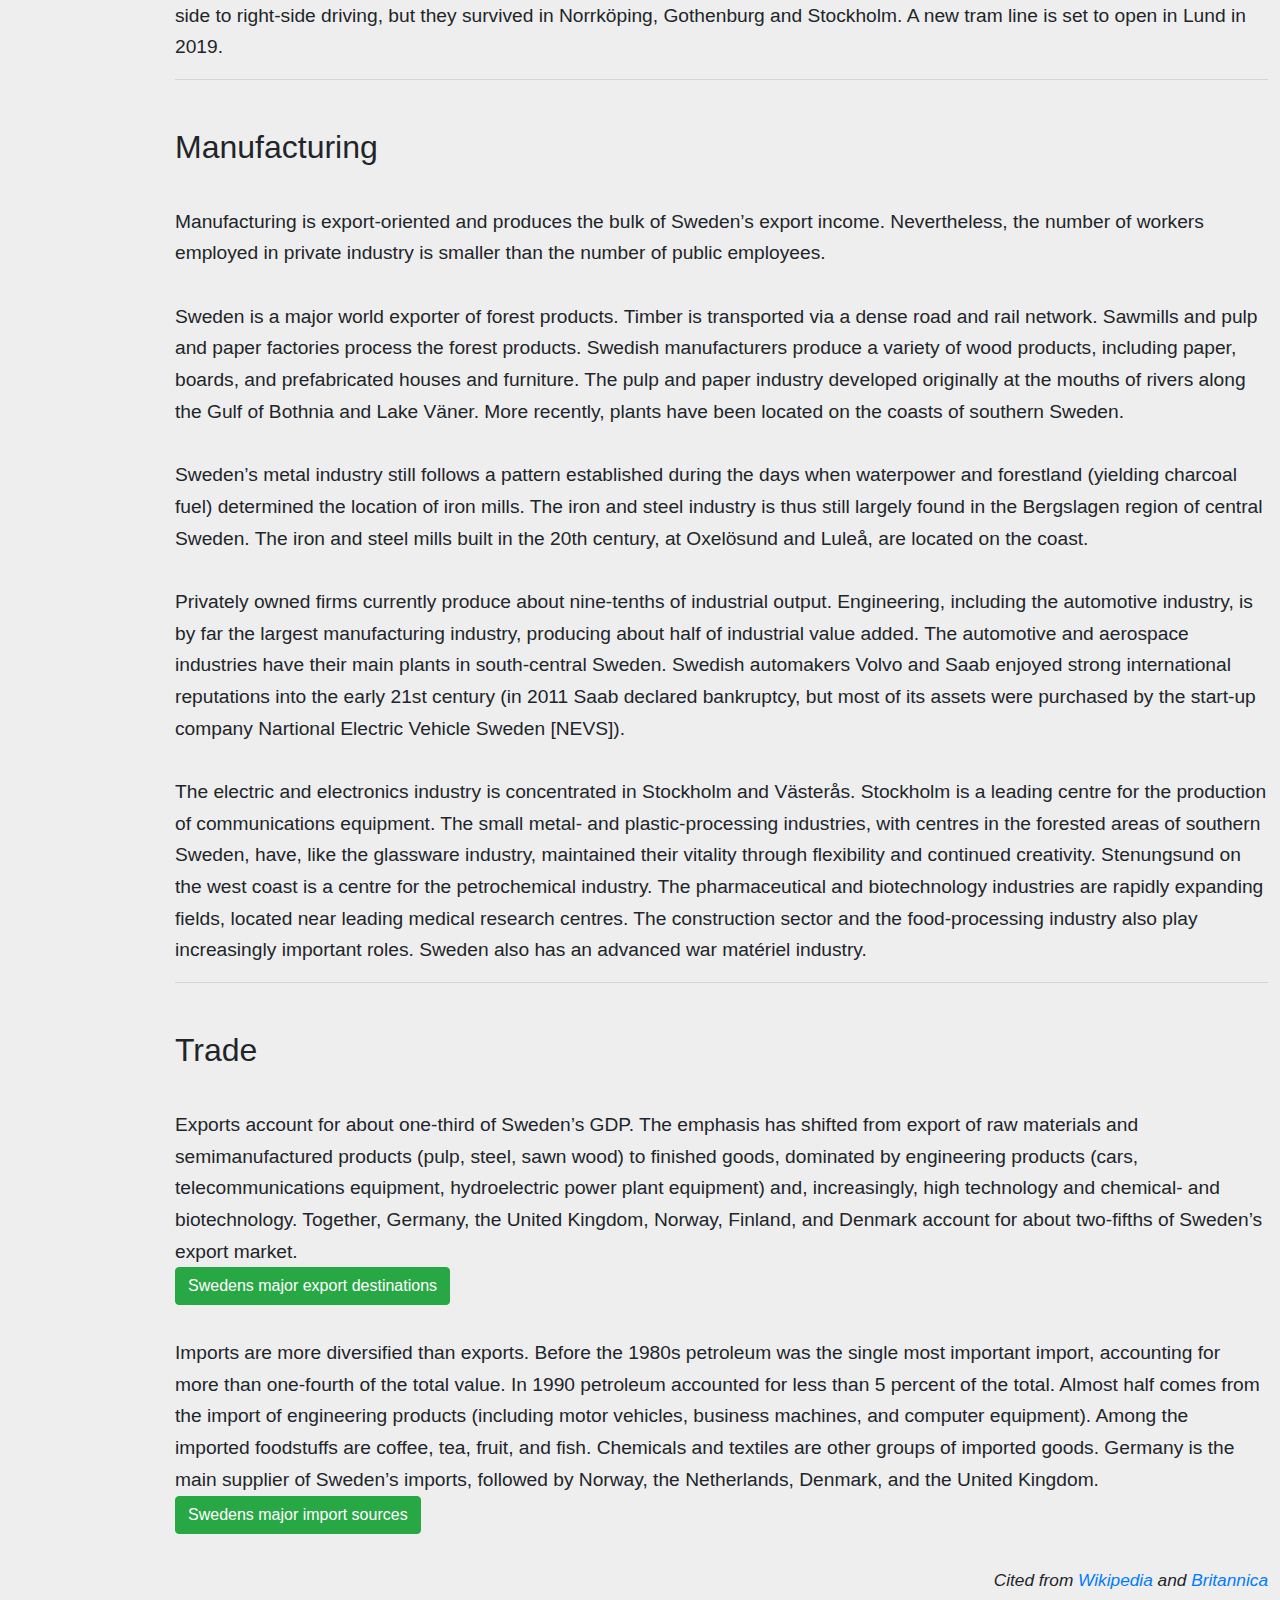
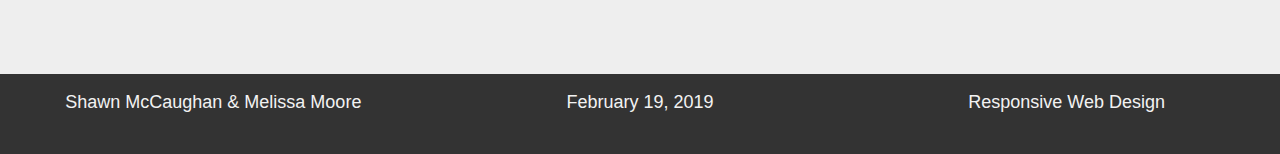
<file: FinalProj/Pages/economy.html>
<!DOCTYPE html>
<html>

<head>
    <meta charset="utf-8">
    <title>Sweden - Economy</title>
    <meta name="viewport" content="width=device-width, initial-scale=1">
    <link rel="stylesheet" href="https://maxcdn.bootstrapcdn.com/bootstrap/4.2.1/css/bootstrap.min.css">
    <script src="https://ajax.googleapis.com/ajax/libs/jquery/3.3.1/jquery.min.js"></script>
    <script src="https://cdnjs.cloudflare.com/ajax/libs/popper.js/1.14.6/umd/popper.min.js"></script>
    <script src="https://maxcdn.bootstrapcdn.com/bootstrap/4.2.1/js/bootstrap.min.js"></script>
    <link rel="stylesheet" href="https://cdnjs.cloudflare.com/ajax/libs/font-awesome/4.7.0/css/font-awesome.min.css">
    <link rel="stylesheet" href="../style.css">
</head>

<body>
    <!-- Top of page button -->
    <button onclick="topFunction()" id="myBtn" title="Go to top">Top</button>
    <!-- Header -->
    <div class="jumbotron text-center header">
        <h1>Sweden</h1>
    </div>
    <!-- Navbar -->
    <div class="navbar navbarDesktop">
        <div class="dropdown">
            <a href="../index.html">
                <button class="dropbtn">Home</button></a>
        </div>
        <div class="dropdown">
            <a href="history.html"><button class="dropbtn">History</button></a>
            <div class="dropdownItems">
                <a href="history.html#prehistory">Prehistory</a>
                <a href="history.html#viking">The Vikings</a>
                <a href="history.html#worldwar">WWI &amp; WWII</a>
                <a href="history.html#recent">Recent History</a>
            </div>
        </div>
        <div class="dropdown">
            <a href="geography.html"><button class="dropbtn">Geography</button></a>
            <div class="dropdownItems">
                <a href="geography.html#location">Location</a>
                <a href="geography.html#climate">Climate</a>
                <a href="geography.html#cities">Top five biggest cities</a>
            </div>
        </div>
        <div class="dropdown">
            <a href="demographics.html"><button class="dropbtn">Demographics</button></a>
            <div class="dropdownItems">
                <a href="demographics.html#language">Language</a>
                <a href="demographics.html#health">Health</a>
                <a href="demographics.html#immigration">Immigration</a>
            </div>
        </div>
        <div class="dropdown">
            <a href="economy.html"><button class="dropbtn active">Economy</button></a>
            <div class="dropdownItems">
                <a href="#taxes">Taxes</a>
                <a href="#transport">Transport</a>
                <a href="#manufacturing">Manufacturing</a>
                <a href="#trade">Trade</a>
            </div>
        </div>
        <div class="dropdown">
            <a href="landmarks.html"><button class="dropbtn">Landmarks</button></a>
            <div class="dropdownItems">
                <a href="landmarks.html#architecture">Architecture</a>
                <a href="landmarks.html#natural">Natural</a>
            </div>
        </div>
        <div class="dropdown">
            <a href="natsymbols.html"><button class="dropbtn">National Symbols</button></a>
            <div class="dropdownItems">
                <a href="natsymbols.html#flag">Flag of Sweden</a>
                <a href="natsymbols.html#threecrowns">Three Crowns</a>
                <a href="natsymbols.html#mothersvea">Mother Svea</a>
                <a href="natsymbols.html#regalia">Regalia of Sweden</a>
                <a href="natsymbols.html#torbjorn">Torbjörn</a>
            </div>
        </div>
        <div class="dropdown">
            <a href="culture.html"><button class="dropbtn">Culture</button></a>
        </div>
    </div>

    <!-- Mobile navbar -->
    <div class="topnav" id="myTopnav">
        <a href="../index.html">Home</a>
        <a href="history.html">History</a>
        <a href="geography.html">Geography</a>
        <a href="demographics.html">Demographics</a>
        <a href="economy.html" class="active">Economy</a>
        <a href="landmarks.html">Landmarks</a>
        <a href="natsymbols.html">National Symbols</a>
        <a href="culture.html">Culture</a>
        <a href="javascript:void(0);" class="icon" onclick="myFunction()">
            <i class="fa fa-bars"></i>
        </a>
    </div>

    <!-- Tablet navbar -->
    <div id="sideMenu">
        <div class="sideMenuPage"><a href="../index.html">Home</a></div>
        <div class="sideMenuPage"><a href="history.html">History</a></div>
        <div class="sideMenuPage"><a href="geography.html">Geography</a></div>
        <div class="sideMenuPage"><a href="demographics.html">Demographics</a></div>
        <div class="sideMenuPage active"><a href="economy.html">Economy</a></div>
        <div class="sideMenuPage"><a href="landmarks.html">Landmarks</a></div>
        <div class="sideMenuPage"><a href="natsymbols.html">National Symbol</a></div>
        <div class="sideMenuPage"><a href="culture.html">Culture</a></div>
    </div>

    <!-- Content -->
    <div id="content">
        Sweden is the sixteenth-richest country in the world in terms of GDP (gross domestic product) per capita and a
        high standard of living is experienced by its citizens. Sweden is an export-oriented mixed economy. Timber,
        hydropower and iron ore constitute the resource base of an economy with a heavy emphasis on foreign trade.
        Sweden's engineering sector accounts for 50% of output and exports, while telecommunications, the automotive
        industry and the pharmaceutical industries are also of great importance. Sweden is the ninth-largest arms
        exporter in the world. Agriculture accounts for 2% of GDP and employment. The country ranks among the highest
        for telephone and Internet access penetration.
        <br><br>
        Sweden maintains its own currency, the Swedish krona (SEK), a result of the Swedes having rejected the euro in
        a referendum. The Swedish Riksbank—founded in 1668 and thus the oldest central bank in the world—is currently
        focusing on price stability with an inflation target of 2%. According to the Economic Survey of Sweden 2007 by
        the OECD, the average inflation in Sweden has been one of the lowest among European countries since the
        mid-1990s, largely because of deregulation and quick utilisation of globalisation.

        <br>
        <hr><br>
        <h2 id="taxes">Taxes</h2><br>
        On average, 27% of taxpayer's money in Sweden goes to education and healthcare, whereas 5% goes to the police
        and military, and 42% to social security.
        <br><br>
        The typical worker receives 40% of his or her labour costs after the tax wedge. Total tax collected by Sweden
        as a percentage of its GDP peaked at 52.3% in 1990. The country faced a real estate and banking crisis in
        1990–1991, and consequently passed tax reforms in 1991 to implement tax rate cuts and tax base broadening over
        time. Since 1990, taxes as a percentage of GDP collected by Sweden have been dropping, with total tax
        rates for the highest income earners dropping the most. In 2010 45.8% of the country's GDP was collected
        as taxes, the second highest among OECD countries, and nearly double the percentage in the US or South Korea.
        <br>
        <hr><br>
        <h2 id="transport">Transport</h2><br>
        Sweden has 162,707 km (101,101 mi) of paved road and 1,428 km (887 mi) of expressways. Motorways run through
        Sweden and over the Øresund Bridge to Denmark. New motorways are still under construction and a new motorway
        from Uppsala to Gävle was finished on 17 October 2007. Sweden had left-hand traffic (Vänstertrafik in Swedish)
        from approximately 1736 and continued to do so well into the 20th century. Voters rejected right-hand traffic
        in 1955, but after the Riksdag passed legislation in 1963 changeover took place on 3 September 1967, known in
        Swedish as Dagen H.
        <br><br>
        The Stockholm metro is the only underground system in Sweden and serves the city of Stockholm via 100 stations.
        The rail transport market is privatised, but while there are many privately owned enterprises, the largest
        operators are still owned by state. The counties have financing, ticket and marketing responsibility for local
        trains. For other trains the operators handle tickets and marketing themselves. Operators include SJ, Veolia
        Transport, DSB, Green Cargo, Tågkompaniet and Inlandsbanan. Most of the railways are owned and operated by
        Trafikverket. Most tram nets were closed in 1967, as Sweden changed from left-side to right-side driving, but
        they survived in Norrköping, Gothenburg and Stockholm. A new tram line is set to open in Lund in 2019.
        <br>
        <hr><br>
        <h2 id="manufacturing">Manufacturing</h2><br>
        Manufacturing is export-oriented and produces the bulk of Sweden’s export income. Nevertheless, the number of
        workers employed in private industry is smaller than the number of public employees.
        <br><br>
        Sweden is a major world exporter of forest products. Timber is transported via a dense road and rail network.
        Sawmills and pulp and paper factories process the forest products. Swedish manufacturers produce a variety of
        wood products, including paper, boards, and prefabricated houses and furniture. The pulp and paper industry
        developed originally at the mouths of rivers along the Gulf of Bothnia and Lake Väner. More recently, plants
        have been located on the coasts of southern Sweden.
        <br><br>
        Sweden’s metal industry still follows a pattern established during the days when waterpower and forestland
        (yielding charcoal fuel) determined the location of iron mills. The iron and steel industry is thus still
        largely found in the Bergslagen region of central Sweden. The iron and steel mills built in the 20th century,
        at Oxelösund and Luleå, are located on the coast.
        <br><br>
        Privately owned firms currently produce about nine-tenths of industrial output. Engineering, including the
        automotive industry, is by far the largest manufacturing industry, producing about half of industrial value
        added. The automotive and aerospace industries have their main plants in south-central Sweden. Swedish
        automakers Volvo and Saab enjoyed strong international reputations into the early 21st century (in 2011 Saab
        declared bankruptcy, but most of its assets were purchased by the start-up company Nartional Electric Vehicle
        Sweden [NEVS]).
        <br><br>
        The electric and electronics industry is concentrated in Stockholm and Västerås. Stockholm is a leading centre
        for the production of communications equipment. The small metal- and plastic-processing industries, with
        centres in the forested areas of southern Sweden, have, like the glassware industry, maintained their vitality
        through flexibility and continued creativity. Stenungsund on the west coast is a centre for the petrochemical
        industry. The pharmaceutical and biotechnology industries are rapidly expanding fields, located near leading
        medical research centres. The construction sector and the food-processing industry also play increasingly
        important roles. Sweden also has an advanced war matériel industry.
        <br>
        <hr><br>
        <h2 id="trade">Trade</h2><br>
        Exports account for about one-third of Sweden’s GDP. The emphasis has shifted from export of raw materials and
        semimanufactured products (pulp, steel, sawn wood) to finished goods, dominated by engineering products (cars,
        telecommunications equipment, hydroelectric power plant equipment) and, increasingly, high technology and
        chemical- and biotechnology. Together, Germany, the United Kingdom, Norway, Finland, and Denmark account for
        about two-fifths of Sweden’s export market.
        <br>
        <button type="button" class="btn btn-success" data-toggle="collapse" data-target="#exportchart" data-toggle="tooltip"
            title="Click here to view a chart.">Swedens major export
            destinations</button>
        <div id="exportchart" class="collapse chart">
            <a href="https://www.britannica.com/place/Sweden/Economy/media/576478/223956" target="_blank">
                <img src="../Images/TradeChart.jpg" alt="Swedens major export destinations" class="img-thumbnail"></a>
        </div>
        <br><br>
        Imports are more diversified than exports. Before the 1980s petroleum was the single most important import,
        accounting for more than one-fourth of the total value. In 1990 petroleum accounted for less than 5 percent of
        the total. Almost half comes from the import of engineering products (including motor vehicles, business
        machines, and computer equipment). Among the imported foodstuffs are coffee, tea, fruit, and fish. Chemicals
        and textiles are other groups of imported goods. Germany is the main supplier of Sweden’s imports, followed by
        Norway, the Netherlands, Denmark, and the United Kingdom.
        <br>
        <button type="button" class="btn btn-success" data-toggle="collapse" data-target="#importchart" data-toggle="tooltip"
            title="Click here to view a chart.">Swedens major import sources</button>
        <div id="importchart" class="collapse chart">
            <a href="https://www.britannica.com/place/Sweden/Economy/media/576478/223956" target="_blank">
                <img src="../Images/TradeChart2.jpg" alt="Swedens major import sources" class="img-thumbnail"></a>
        </div>
        <br><br>
        <div>
            <cite>Cited from <a href="https://en.wikipedia.org/wiki/Sweden" target="_blank">Wikipedia</a> and <a href="https://www.britannica.com/place/Sweden/Economy"
                    target="_blank">Britannica</a></cite>
        </div>
        <br><br>
    </div>

    <!-- Footer -->
    <footer id="footer">
        <div class="container-fluid text-center">
            <div class="row">
                <div id="names" class="col-lg-4 col-xs-12">Shawn McCaughan &amp; Melissa Moore</div>
                <div id="date" class="col-lg-4 col-xs-12">February 19, 2019</div>
                <div id="course" class="col-lg-4 col-xs-12">Responsive Web Design</div>
            </div>
        </div>
    </footer>

    <!-- Mobile navbar script -->
    <script>
        function myFunction() {
            var x = document.getElementById("myTopnav");
            if (x.className === "topnav") {
                x.className += " responsive";
            } else {
                x.className = "topnav";
            }
        }

        // When the user scrolls down 300px from the top of the document, show the button
        window.onscroll = function () {
            scrollFunction()
        };

        function scrollFunction() {
            if (document.body.scrollTop > 300 || document.documentElement.scrollTop > 300) {
                document.getElementById("myBtn").style.display = "block";
            } else {
                document.getElementById("myBtn").style.display = "none";
            }
        }

        // When the user clicks on the button, scroll to the top of the document
        function topFunction() {
            document.body.scrollTop = 0;
            document.documentElement.scrollTop = 0;
        }
    </script>
</body>

</html>
</file>
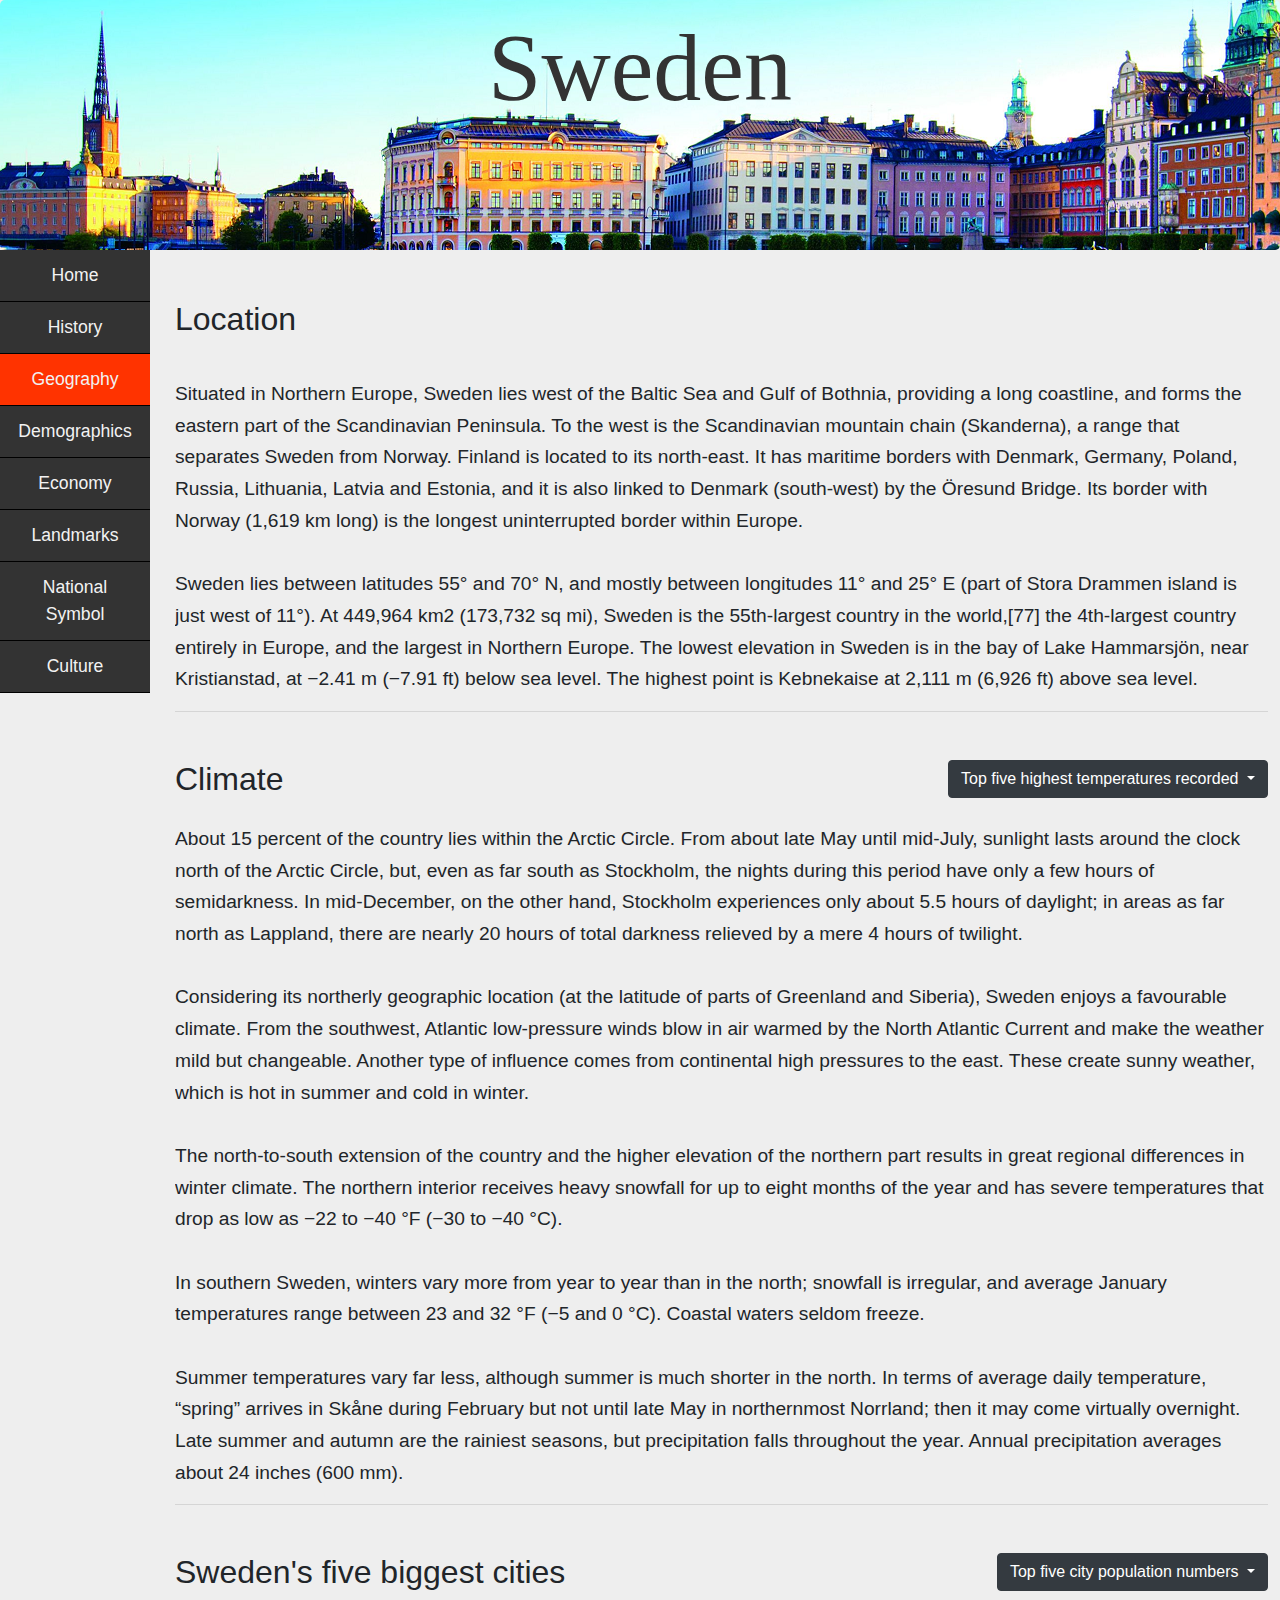
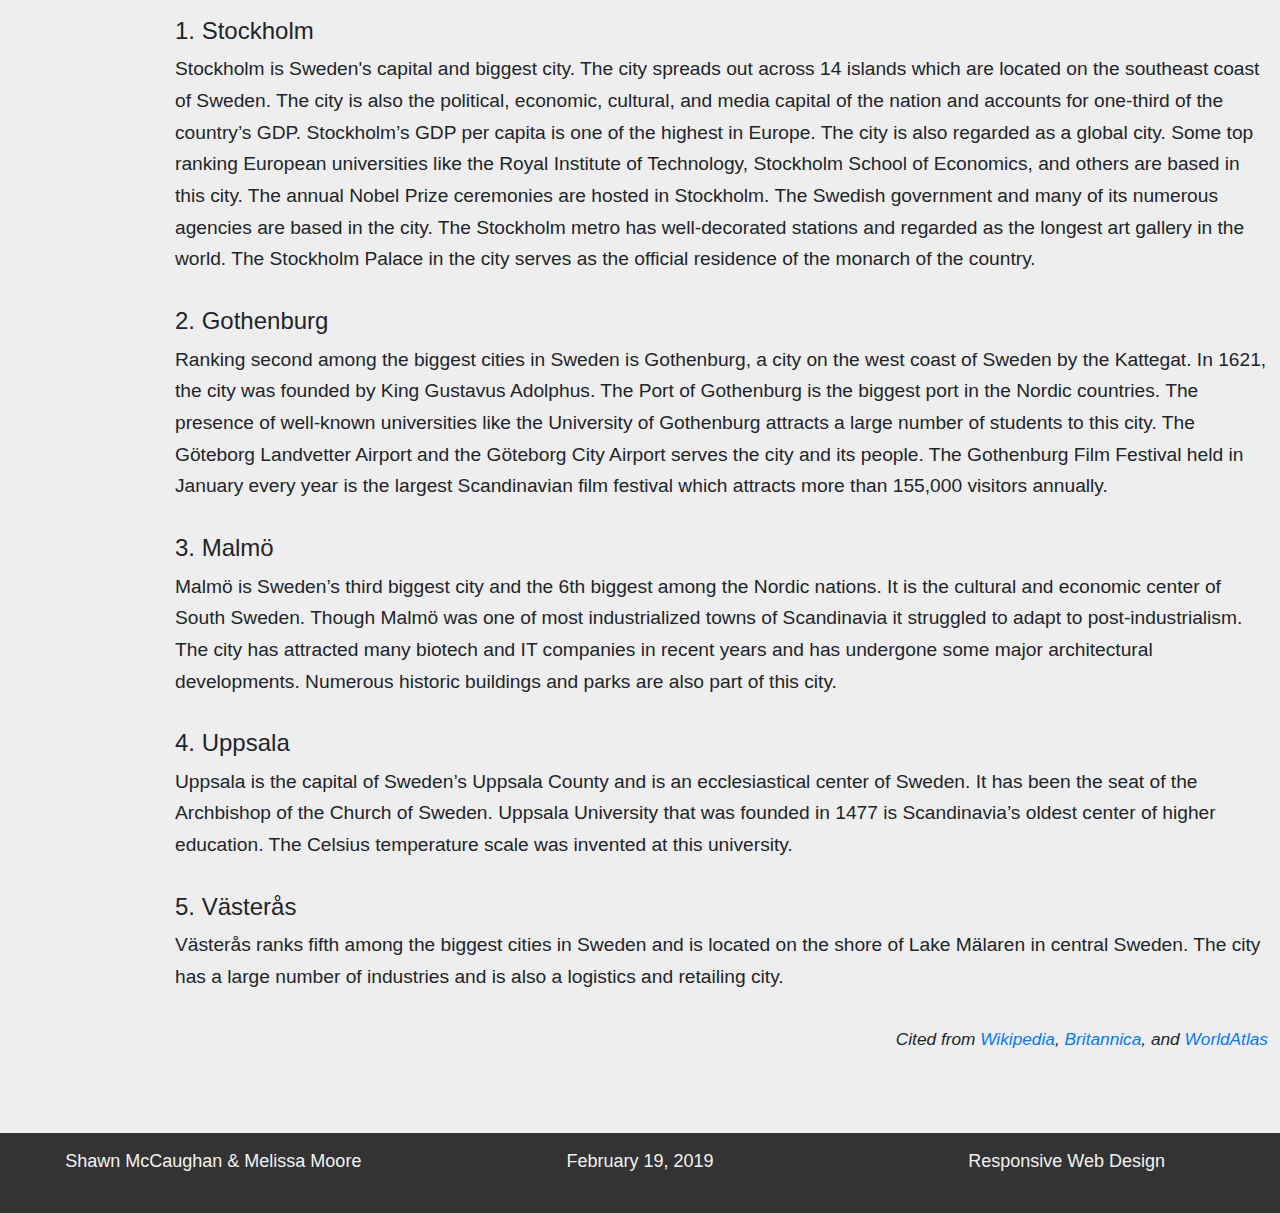
<file: FinalProj/Pages/geography.html>
<!DOCTYPE html>
<html>

<head>
    <meta charset="utf-8">
    <title>Sweden - Geography</title>
    <meta name="viewport" content="width=device-width, initial-scale=1">
    <link rel="stylesheet" href="https://maxcdn.bootstrapcdn.com/bootstrap/4.2.1/css/bootstrap.min.css">
    <script src="https://ajax.googleapis.com/ajax/libs/jquery/3.3.1/jquery.min.js"></script>
    <script src="https://cdnjs.cloudflare.com/ajax/libs/popper.js/1.14.6/umd/popper.min.js"></script>
    <script src="https://maxcdn.bootstrapcdn.com/bootstrap/4.2.1/js/bootstrap.min.js"></script>
    <link rel="stylesheet" href="https://cdnjs.cloudflare.com/ajax/libs/font-awesome/4.7.0/css/font-awesome.min.css">
    <link rel="stylesheet" href="../style.css">
</head>

<body>
    <!-- Top of page button -->
    <button onclick="topFunction()" id="myBtn" title="Go to top">Top</button>
    <!-- Header -->
    <div class="jumbotron text-center header">
        <h1>Sweden</h1>
    </div>
    <!-- Navbar -->
    <div class="navbar navbarDesktop">
        <div class="dropdown">
            <a href="../index.html">
                <button class="dropbtn">Home</button></a>
        </div>
        <div class="dropdown">
            <a href="history.html"><button class="dropbtn">History</button></a>
            <div class="dropdownItems">
                <a href="history.html#prehistory">Prehistory</a>
                <a href="history.html#viking">The Vikings</a>
                <a href="history.html#worldwar">WWI &amp; WWII</a>
                <a href="history.html#recent">Recent History</a>
            </div>
        </div>
        <div class="dropdown">
            <a href="geography.html"><button class="dropbtn active">Geography</button></a>
            <div class="dropdownItems">
                <a href="#location">Location</a>
                <a href="#climate">Climate</a>
                <a href="#cities">Top five biggest cities</a>
            </div>
        </div>
        <div class="dropdown">
            <a href="demographics.html"><button class="dropbtn">Demographics</button></a>
            <div class="dropdownItems">
                <a href="demographics.html#language">Language</a>
                <a href="demographics.html#health">Health</a>
                <a href="demographics.html#immigration">Immigration</a>
            </div>
        </div>
        <div class="dropdown">
            <a href="economy.html"><button class="dropbtn">Economy</button></a>
            <div class="dropdownItems">
                <a href="economy.html#taxes">Taxes</a>
                <a href="economy.html#transport">Transport</a>
                <a href="economy.html#manufacturing">Manufacturing</a>
                <a href="economy.html#trade">Trade</a>
            </div>
        </div>
        <div class="dropdown">
            <a href="landmarks.html"><button class="dropbtn">Landmarks</button></a>
            <div class="dropdownItems">
                <a href="landmarks.html#architecture">Architecture</a>
                <a href="landmarks.html#natural">Natural</a>
            </div>
        </div>
        <div class="dropdown">
            <a href="natsymbols.html"><button class="dropbtn">National Symbols</button></a>
            <div class="dropdownItems">
                <a href="natsymbols.html#flag">Flag of Sweden</a>
                <a href="natsymbols.html#threecrowns">Three Crowns</a>
                <a href="natsymbols.html#mothersvea">Mother Svea</a>
                <a href="natsymbols.html#regalia">Regalia of Sweden</a>
                <a href="natsymbols.html#torbjorn">Torbjörn</a>
            </div>
        </div>
        <div class="dropdown">
            <a href="culture.html"><button class="dropbtn">Culture</button></a>
        </div>
    </div>

    <!-- Mobile navbar -->
    <div class="topnav" id="myTopnav">
        <a href="../index.html">Home</a>
        <a href="history.html">History</a>
        <a href="geography.html" class="active">Geography</a>
        <a href="demographics.html">Demographics</a>
        <a href="economy.html">Economy</a>
        <a href="landmarks.html">Landmarks</a>
        <a href="natsymbols.html">National Symbols</a>
        <a href="culture.html">Culture</a>
        <a href="javascript:void(0);" class="icon" onclick="myFunction()">
            <i class="fa fa-bars"></i>
        </a>
    </div>

    <!-- Tablet navbar -->
    <div id="sideMenu">
        <div class="sideMenuPage"><a href="../index.html">Home</a></div>
        <div class="sideMenuPage"><a href="history.html">History</a></div>
        <div class="sideMenuPage active"><a href="geography.html">Geography</a></div>
        <div class="sideMenuPage"><a href="demographics.html">Demographics</a></div>
        <div class="sideMenuPage"><a href="economy.html">Economy</a></div>
        <div class="sideMenuPage"><a href="landmarks.html">Landmarks</a></div>
        <div class="sideMenuPage"><a href="natsymbols.html">National Symbol</a></div>
        <div class="sideMenuPage"><a href="culture.html">Culture</a></div>
    </div>

    <!-- Content -->
    <div id="content">
        <h2 id="location">Location</h2><br>
        Situated in Northern Europe, Sweden lies west of the Baltic Sea and Gulf of Bothnia, providing a long
        coastline, and forms the eastern part of the Scandinavian Peninsula. To the west is the Scandinavian mountain
        chain (Skanderna), a range that separates Sweden from Norway. Finland is located to its north-east. It has
        maritime borders with Denmark, Germany, Poland, Russia, Lithuania, Latvia and Estonia, and it is also linked to
        Denmark (south-west) by the Öresund Bridge. Its border with Norway (1,619 km long) is the longest uninterrupted
        border within Europe.
        <br><br>
        Sweden lies between latitudes 55° and 70° N, and mostly between longitudes 11° and 25° E (part of Stora Drammen
        island is just west of 11°). At 449,964 km2 (173,732 sq mi), Sweden is the 55th-largest country in the
        world,[77] the 4th-largest country entirely in Europe, and the largest in Northern Europe. The lowest elevation
        in Sweden is in the bay of Lake Hammarsjön, near Kristianstad, at −2.41 m (−7.91 ft) below sea level. The
        highest point is Kebnekaise at 2,111 m (6,926 ft) above sea level.
        <br>
        <hr><br>
        <h2 id="climate" class="left">Climate</h2>
        <div class="dropdwn right">
            <button type="button" class="btn btn-dark dropdown-toggle" data-toggle="dropdown" data-toggle="tooltip"
                title="Click to expand list">
                Top five highest temperatures recorded
            </button>
            <div class="dropdown-menu">
                <span class="dropdown-item-text">1. 100.4 °F / 38 °C | Ultuna, Uppland | July 9, 1933</span>
                <span class="dropdown-item-text">2. 100.4 °F / 38 °C | Målilla, Småland | June 29, 1947</span>
                <span class="dropdown-item-text">3. 99.3 °F / 37.4 °C | Uppsala, Uppland | July 9, 1933</span>
                <span class="dropdown-item-text">4. 98.4 °F / 36.9 °C | Harads, Norrbotten | July 17, 1945</span>
                <span class="dropdown-item-text">5. 98.2 °F / 36.8 °C | Holma, Östergötland | August 9, 1975</span>
            </div>
        </div>
        <br><br>
        About 15 percent of the country lies within the Arctic Circle. From about late May until mid-July, sunlight
        lasts around the clock north of the Arctic Circle, but, even as far south as Stockholm, the nights during this
        period have only a few hours of semidarkness. In mid-December, on the other hand, Stockholm experiences only
        about 5.5 hours of daylight; in areas as far north as Lappland, there are nearly 20 hours of total darkness
        relieved by a mere 4 hours of twilight.
        <br><br>
        Considering its northerly geographic location (at the latitude of parts of Greenland and Siberia), Sweden
        enjoys a favourable climate. From the southwest, Atlantic low-pressure winds blow in air warmed by the North
        Atlantic Current and make the weather mild but changeable. Another type of influence comes from continental
        high pressures to the east. These create sunny weather, which is hot in summer and cold in winter.
        <br><br>
        The north-to-south extension of the country and the higher elevation of the northern part results in great
        regional differences in winter climate. The northern interior receives heavy snowfall for up to eight months of
        the year and has severe temperatures that drop as low as −22 to −40 °F (−30 to −40 °C).
        <br><br>
        In southern Sweden, winters vary more from year to year than in the north; snowfall is irregular, and average
        January temperatures range between 23 and 32 °F (−5 and 0 °C). Coastal waters seldom freeze.
        <br><br>
        Summer temperatures vary far less, although summer is much shorter in the north. In terms of average daily
        temperature, “spring” arrives in Skåne during February but not until late May in northernmost Norrland; then it
        may come virtually overnight. Late summer and autumn are the rainiest seasons, but precipitation falls
        throughout the year. Annual precipitation averages about 24 inches (600 mm).
        <br>
        <hr><br>
        <h2 id="cities" class="left">Sweden's five biggest cities</h2>
        <div class="dropdwn right">
            <button type="button" class="btn btn-dark dropdown-toggle" data-toggle="dropdown" data-toggle="tooltip"
                title="Click to expand list">
                Top five city population numbers
            </button>
            <div class="dropdown-menu">
                <span class="dropdown-item-text">1. Stockholm - 1,515,017</span>
                <span class="dropdown-item-text">2. Gothenburg - 572,799</span>
                <span class="dropdown-item-text">3. Malmö - 301,706</span>
                <span class="dropdown-item-text">4. Uppsala - 149,245</span>
                <span class="dropdown-item-text">5. Västerås - 117,746</span>
            </div>
        </div>
        <br>
        <br>
        <h4>1. Stockholm</h4>

        Stockholm is Sweden's capital and biggest city. The city spreads out across 14 islands which are located on the
        southeast coast of Sweden. The city is also the political, economic, cultural, and media capital of the nation
        and accounts for one-third of the country’s GDP. Stockholm’s GDP per capita is one of the highest in Europe.
        The city is also regarded as a global city. Some top ranking European universities like the Royal Institute of
        Technology, Stockholm School of Economics, and others are based in this city. The annual Nobel Prize ceremonies
        are hosted in Stockholm. The Swedish government and many of its numerous agencies are based in the city. The
        Stockholm metro has well-decorated stations and regarded as the longest art gallery in the world. The Stockholm
        Palace in the city serves as the official residence of the monarch of the country. <br><br>
        <h4>2. Gothenburg</h4>

        Ranking second among the biggest cities in Sweden is Gothenburg, a city on the west coast of Sweden by the
        Kattegat. In 1621, the city was founded by King Gustavus Adolphus. The Port of Gothenburg is the biggest port
        in the Nordic countries. The presence of well-known universities like the University of Gothenburg attracts a
        large number of students to this city. The Göteborg Landvetter Airport and the Göteborg City Airport serves the
        city and its people. The Gothenburg Film Festival held in January every year is the largest Scandinavian film
        festival which attracts more than 155,000 visitors annually. <br><br>
        <h4>3. Malmö</h4>

        Malmö is Sweden’s third biggest city and the 6th biggest among the Nordic nations. It is the cultural and
        economic center of South Sweden. Though Malmö was one of most industrialized towns of Scandinavia it struggled
        to adapt to post-industrialism. The city has attracted many biotech and IT companies in recent years and has
        undergone some major architectural developments. Numerous historic buildings and parks are also part of this
        city.<br><br>
        <h4>4. Uppsala</h4>

        Uppsala is the capital of Sweden’s Uppsala County and is an ecclesiastical center of Sweden. It has been the
        seat of the Archbishop of the Church of Sweden. Uppsala University that was founded in 1477 is Scandinavia’s
        oldest center of higher education. The Celsius temperature scale was invented at this university.<br><br>
        <h4>5. Västerås</h4>

        Västerås ranks fifth among the biggest cities in Sweden and is located on the shore of Lake Mälaren in central
        Sweden. The city has a large number of industries and is also a logistics and retailing city.
        <br><br>
        <div>
            <cite>Cited from <a href="https://en.wikipedia.org/wiki/Sweden" target="_blank">Wikipedia</a>, <a href="https://www.britannica.com/place/Sweden/Climate"
                    target="_blank">Britannica</a>, and <a href="https://www.worldatlas.com/articles/the-biggest-cities-in-sweden.html"
                    target="_blank">WorldAtlas</a></cite>
        </div>
        <br><br>
    </div>

    <!-- Footer -->
    <footer id="footer">
        <div class="container-fluid text-center">
            <div class="row">
                <div id="names" class="col-lg-4 col-xs-12">Shawn McCaughan &amp; Melissa Moore</div>
                <div id="date" class="col-lg-4 col-xs-12">February 19, 2019</div>
                <div id="course" class="col-lg-4 col-xs-12">Responsive Web Design</div>
            </div>
        </div>
    </footer>

    <!-- Mobile navbar script -->
    <script>
        function myFunction() {
            var x = document.getElementById("myTopnav");
            if (x.className === "topnav") {
                x.className += " responsive";
            } else {
                x.className = "topnav";
            }
        }

        // When the user scrolls down 300px from the top of the document, show the button
        window.onscroll = function () {
            scrollFunction()
        };

        function scrollFunction() {
            if (document.body.scrollTop > 300 || document.documentElement.scrollTop > 300) {
                document.getElementById("myBtn").style.display = "block";
            } else {
                document.getElementById("myBtn").style.display = "none";
            }
        }

        // When the user clicks on the button, scroll to the top of the document
        function topFunction() {
            document.body.scrollTop = 0;
            document.documentElement.scrollTop = 0;
        }
    </script>
</body>

</html>
</file>
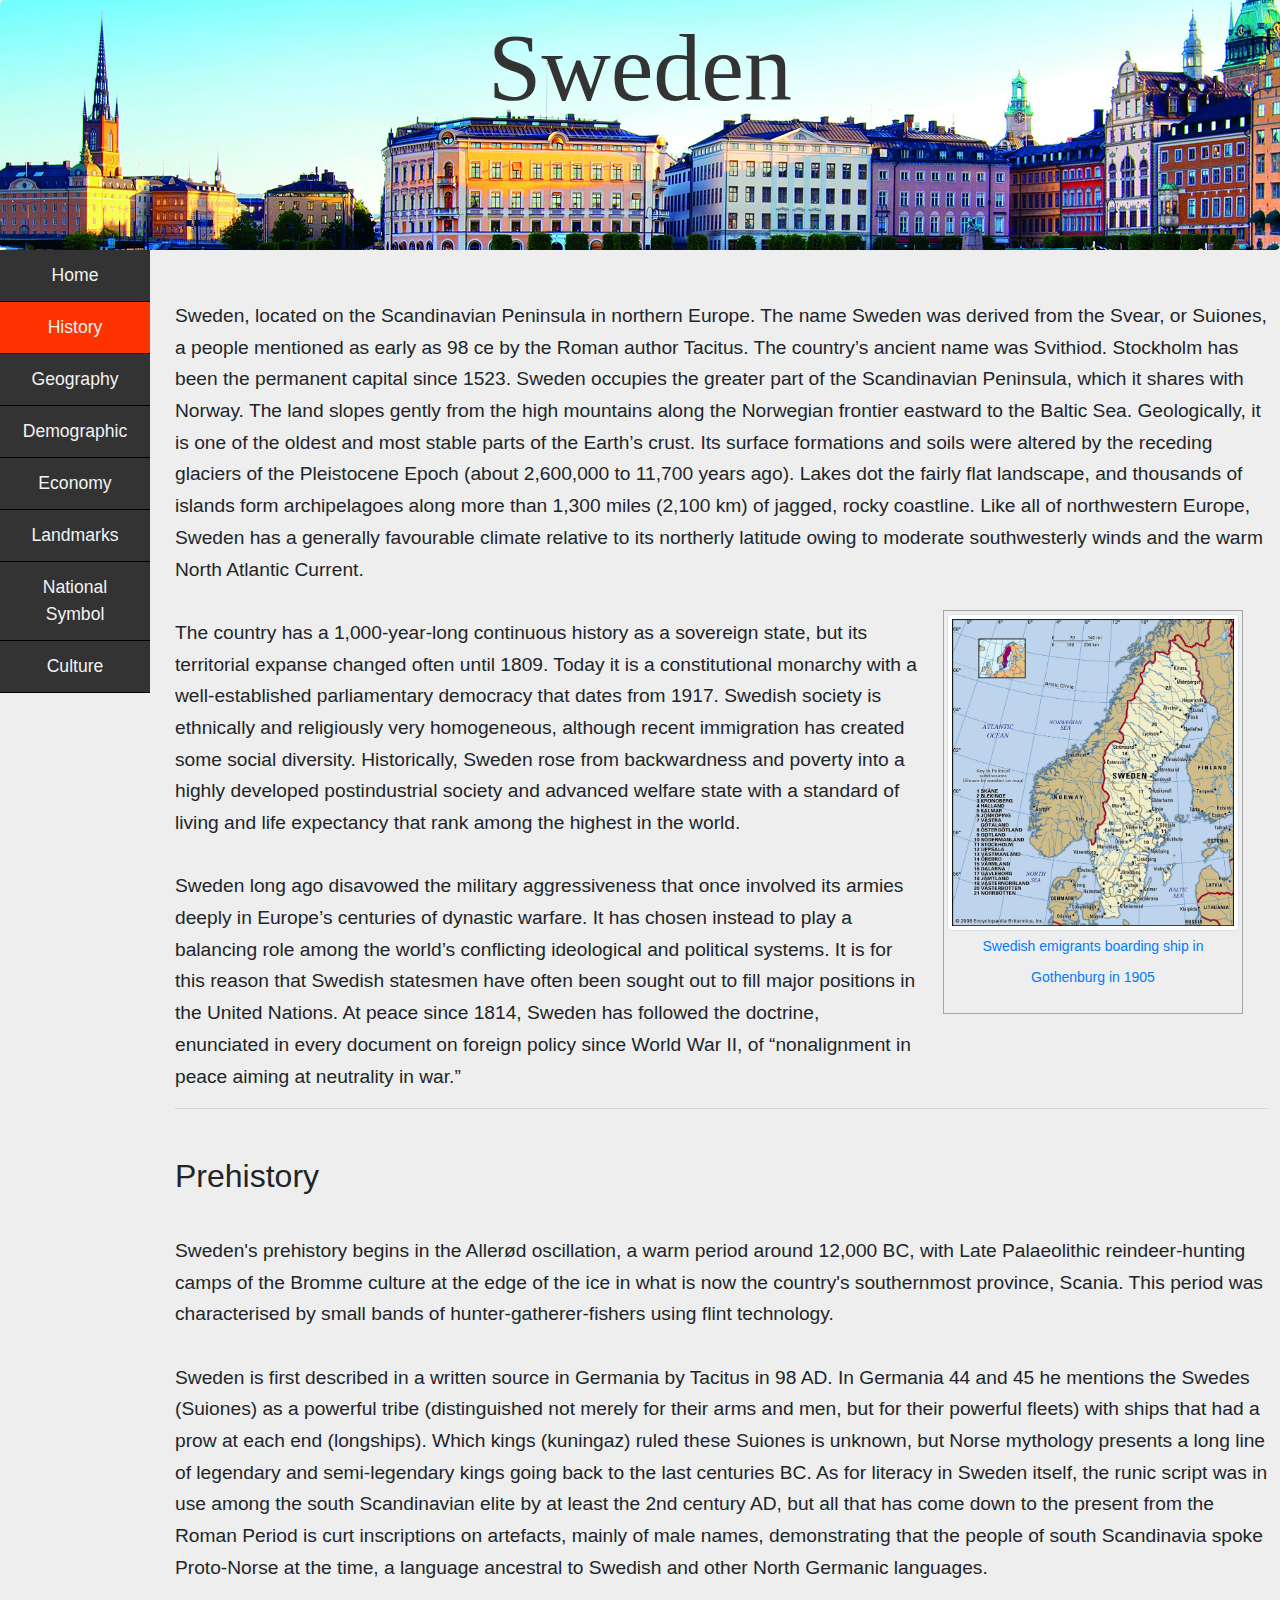
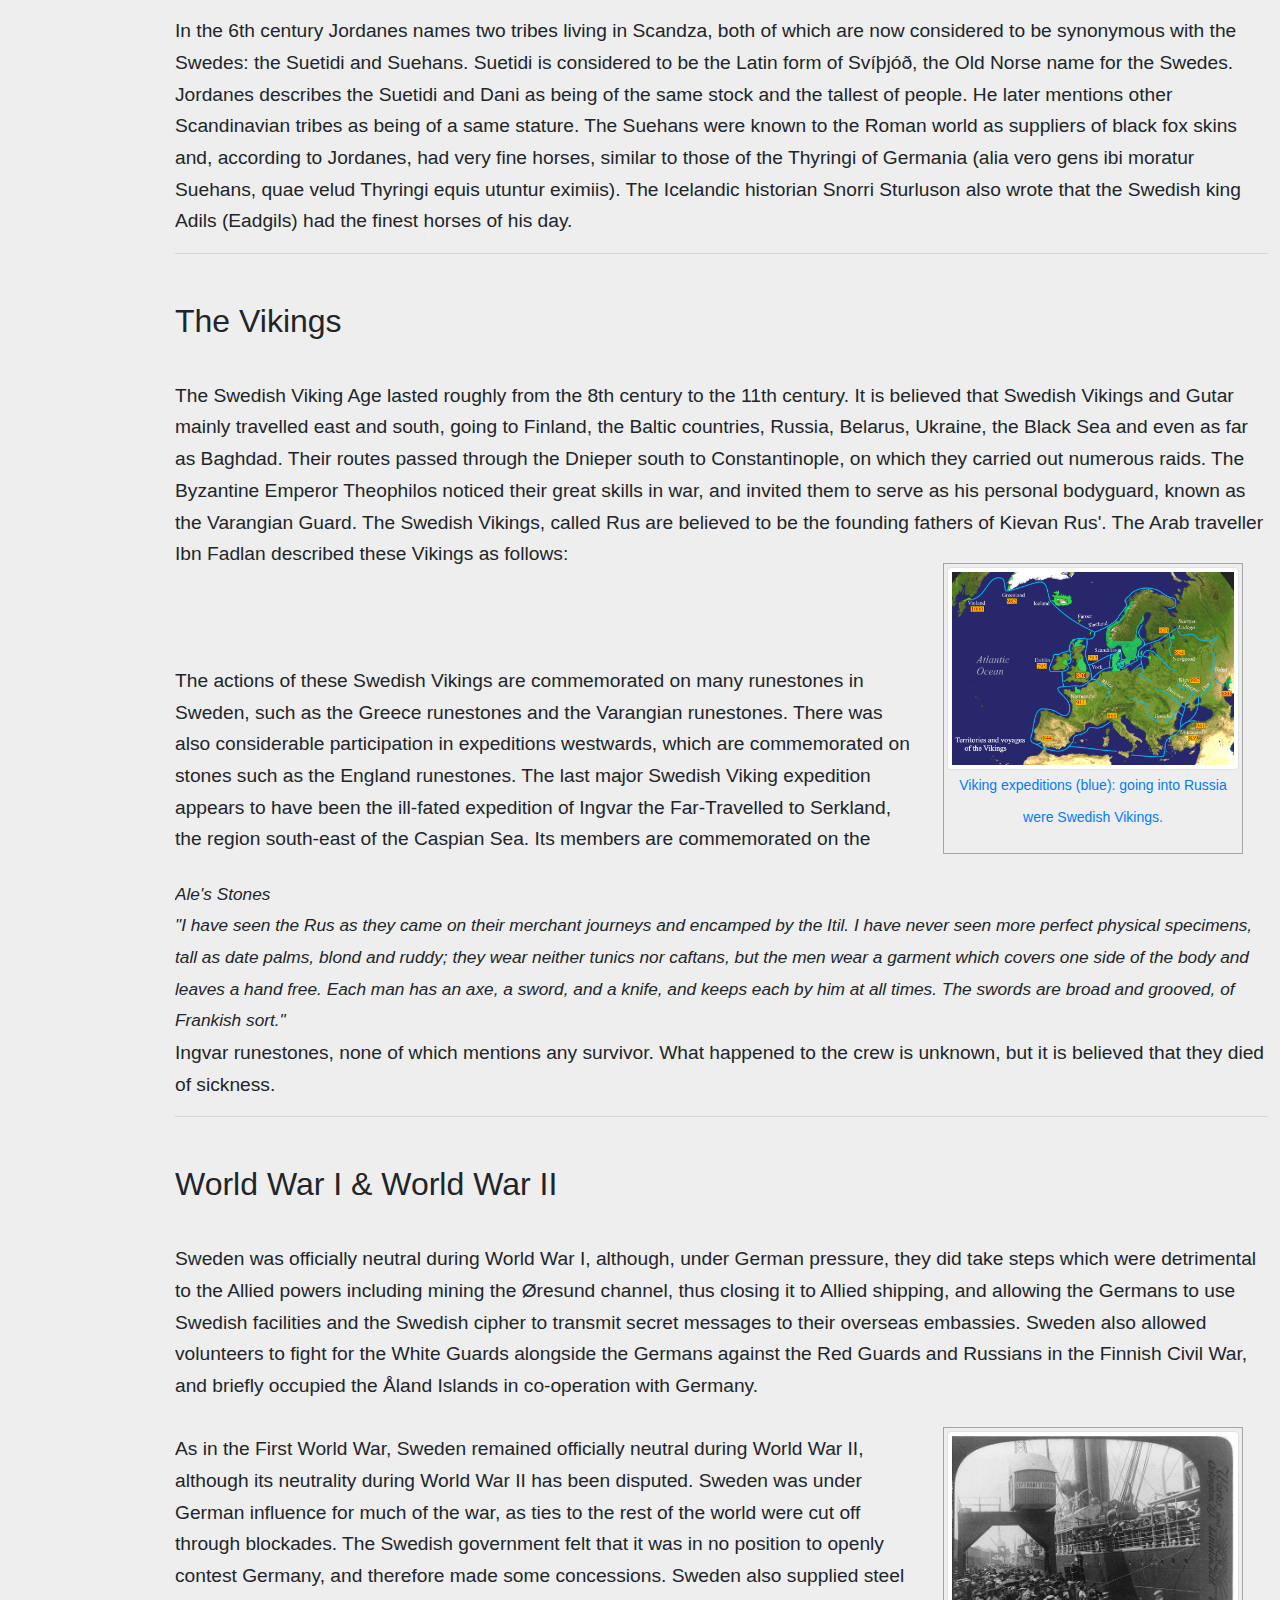
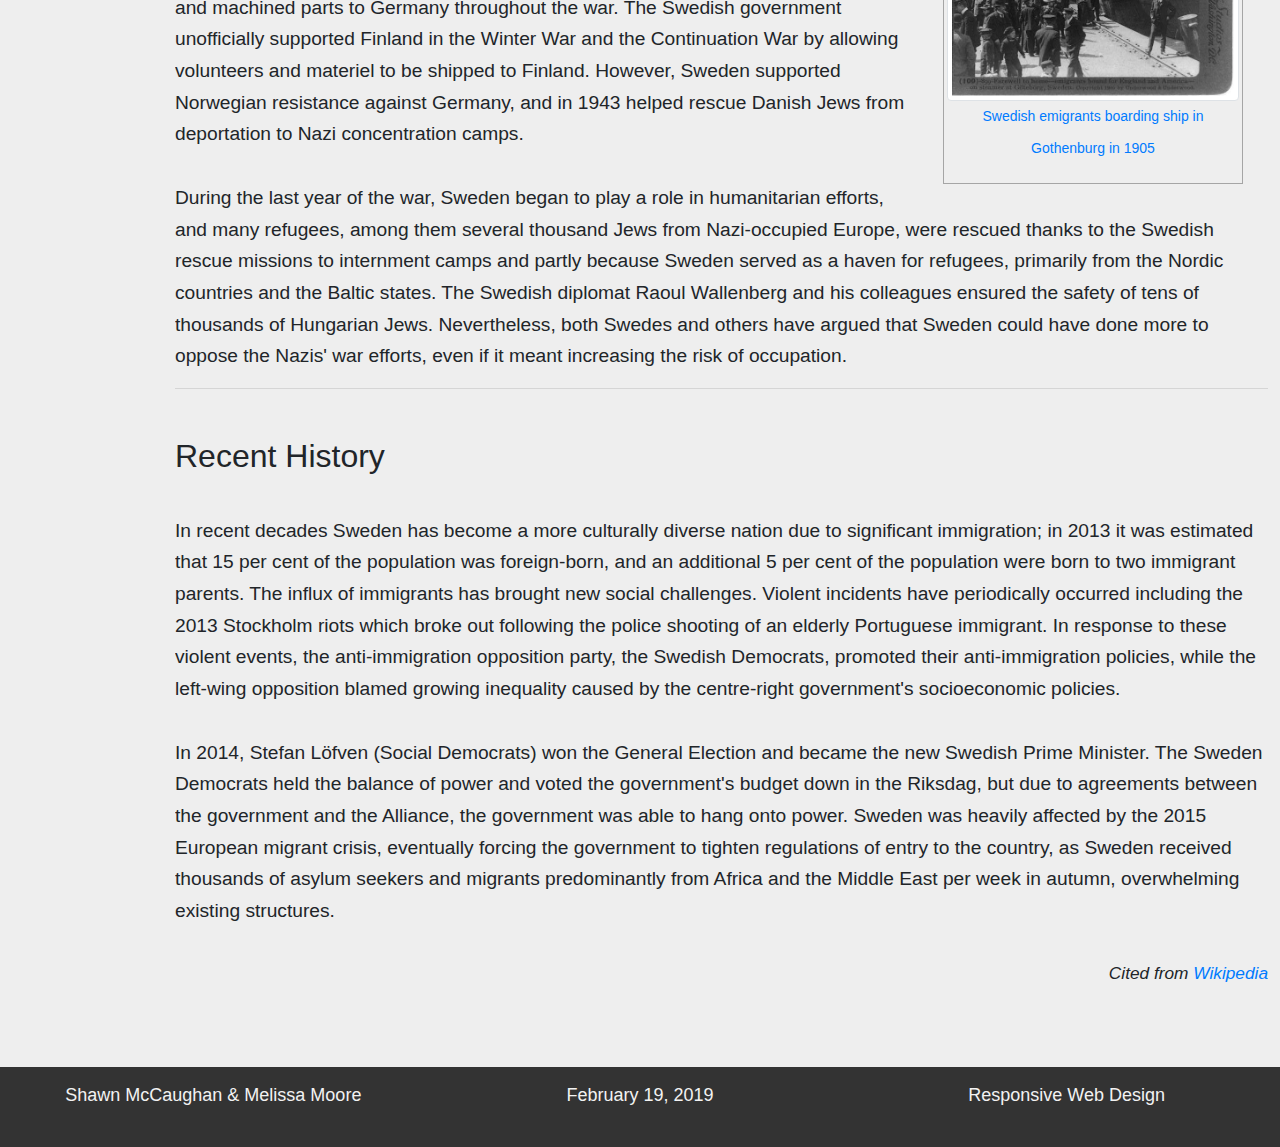
<file: FinalProj/Pages/history.html>
<!DOCTYPE html>
<html>

<head>
    <meta charset="utf-8">
    <title>Sweden - History</title>
    <meta name="viewport" content="width=device-width, initial-scale=1">
    <link rel="stylesheet" href="https://maxcdn.bootstrapcdn.com/bootstrap/4.2.1/css/bootstrap.min.css">
    <script src="https://ajax.googleapis.com/ajax/libs/jquery/3.3.1/jquery.min.js"></script>
    <script src="https://cdnjs.cloudflare.com/ajax/libs/popper.js/1.14.6/umd/popper.min.js"></script>
    <script src="https://maxcdn.bootstrapcdn.com/bootstrap/4.2.1/js/bootstrap.min.js"></script>
    <link rel="stylesheet" href="https://cdnjs.cloudflare.com/ajax/libs/font-awesome/4.7.0/css/font-awesome.min.css">
    <link rel="stylesheet" href="../style.css">
</head>

<body>
    <!-- Top of page button -->
    <button onclick="topFunction()" id="myBtn" title="Go to top">Top</button>
    <!-- Header -->
    <div class="jumbotron text-center header">
        <h1>Sweden</h1>
    </div>
    <!-- Navbar -->
    <div class="navbar navbarDesktop">
        <div class="dropdown">
            <a href="../index.html">
                <button class="dropbtn">Home</button></a>
        </div>
        <div class="dropdown">
            <a href="history.html"><button class="dropbtn active">History</button></a>
            <div class="dropdownItems">
                <a href="#prehistory">Prehistory</a>
                <a href="#viking">The Vikings</a>
                <a href="#worldwar">WWI &amp; WWII</a>
                <a href="#recent">Recent History</a>
            </div>
        </div>
        <div class="dropdown">
            <a href="geography.html"><button class="dropbtn">Geography</button></a>
            <div class="dropdownItems">
                <a href="geography.html#location">Location</a>
                <a href="geography.html#climate">Climate</a>
                <a href="geography.html#cities">Top five biggest cities</a>
            </div>
        </div>
        <div class="dropdown">
            <a href="demographics.html"><button class="dropbtn">Demographics</button></a>
            <div class="dropdownItems">
                <a href="demographics.html#language">Language</a>
                <a href="demographics.html#health">Health</a>
                <a href="demographics.html#immigration">Immigration</a>
            </div>
        </div>
        <div class="dropdown">
            <a href="economy.html"><button class="dropbtn">Economy</button></a>
            <div class="dropdownItems">
                <a href="economy.html#taxes">Taxes</a>
                <a href="economy.html#transport">Transport</a>
                <a href="economy.html#manufacturing">Manufacturing</a>
                <a href="economy.html#trade">Trade</a>
            </div>
        </div>
        <div class="dropdown">
            <a href="landmarks.html"><button class="dropbtn">Landmarks</button></a>
            <div class="dropdownItems">
                <a href="landmarks.html#architecture">Architecture</a>
                <a href="landmarks.html#natural">Natural</a>
            </div>
        </div>
        <div class="dropdown">
            <a href="natsymbols.html"><button class="dropbtn">National Symbols</button></a>
            <div class="dropdownItems">
                <a href="natsymbols.html#flag">Flag of Sweden</a>
                <a href="natsymbols.html#threecrowns">Three Crowns</a>
                <a href="natsymbols.html#mothersvea">Mother Svea</a>
                <a href="natsymbols.html#regalia">Regalia of Sweden</a>
                <a href="natsymbols.html#torbjorn">Torbjörn</a>
            </div>
        </div>
        <div class="dropdown">
            <a href="culture.html"><button class="dropbtn">Culture</button></a>
        </div>
    </div>

    <!-- Mobile navbar -->
    <div class="topnav" id="myTopnav">
        <a href="../index.html">Home</a>
        <a href="history.html" class="active">History</a>
        <a href="geography.html">Geography</a>
        <a href="demographics.html">Demographics</a>
        <a href="economy.html">Economy</a>
        <a href="landmarks.html">Landmarks</a>
        <a href="natsymbols.html">National Symbols</a>
        <a href="culture.html">Culture</a>
        <a href="javascript:void(0);" class="icon" onclick="myFunction()">
            <i class="fa fa-bars"></i>
        </a>
    </div>

    <!-- Tablet navbar -->
    <div id="sideMenu">
        <div class="sideMenuPage"><a href="../index.html">Home</a></div>
        <div class="sideMenuPage active"><a href="history.html">History</a></div>
        <div class="sideMenuPage"><a href="geography.html">Geography</a></div>
        <div class="sideMenuPage"><a href="demographics.html">Demographic</a></div>
        <div class="sideMenuPage"><a href="economy.html">Economy</a></div>
        <div class="sideMenuPage"><a href="landmarks.html">Landmarks</a></div>
        <div class="sideMenuPage"><a href="natsymbols.html">National Symbol</a></div>
        <div class="sideMenuPage"><a href="culture.html">Culture</a></div>
    </div>

    <div id="content">

        <span class="startFont">Sweden</span>, located on the Scandinavian Peninsula in northern Europe. The
        name Sweden was
        derived from the Svear, or Suiones, a people mentioned as early as 98 ce by the Roman author Tacitus. The
        country’s ancient name was Svithiod. Stockholm has been the permanent capital since 1523. Sweden occupies the
        greater part of the Scandinavian Peninsula, which it shares with Norway. The land slopes gently from the high
        mountains along the Norwegian frontier eastward to the Baltic Sea. Geologically, it is one of the oldest and
        most stable parts of the Earth’s crust. Its surface formations and soils were altered by the receding glaciers
        of the Pleistocene Epoch (about 2,600,000 to 11,700 years ago). Lakes dot the fairly flat landscape, and
        thousands of islands form archipelagoes along more than 1,300 miles (2,100 km) of jagged, rocky coastline. Like
        all of northwestern Europe, Sweden has a generally favourable climate relative to its northerly latitude owing
        to moderate southwesterly winds and the warm North Atlantic Current.
        <br>
        <div class="thumbnail right">
            <a href="https://www.britannica.com/place/Sweden/media/576478/61846" target="_blank" data-toggle="tooltip"
                title="Click to go to source">
                <img src="../Images/mapofsweden.jpg" alt="Map of Sweden" class="img-thumbnail">
                <div class="caption">
                    <p>Swedish emigrants boarding ship in Gothenburg in 1905</p>
                </div>
            </a>
        </div><br>
        The country has a 1,000-year-long continuous history as a sovereign state, but its territorial expanse changed
        often until 1809. Today it is a constitutional monarchy with a well-established parliamentary democracy that
        dates from 1917. Swedish society is ethnically and religiously very homogeneous, although recent immigration
        has created some social diversity. Historically, Sweden rose from backwardness and poverty into a highly
        developed postindustrial society and advanced welfare state with a standard of living and life expectancy that
        rank among the highest in the world.
        <br><br>
        Sweden long ago disavowed the military aggressiveness that once involved its armies deeply in Europe’s
        centuries of dynastic warfare. It has chosen instead to play a balancing role among the world’s conflicting
        ideological and political systems. It is for this reason that Swedish statesmen have often been sought out to
        fill major positions in the United Nations. At peace since 1814, Sweden has followed the doctrine, enunciated
        in every document on foreign policy since World War II, of “nonalignment in peace aiming at neutrality in war.”
        <br>
        <hr><br>
        <h2 id="prehistory">Prehistory</h2>
        <br>
        Sweden's prehistory begins in the Allerød oscillation, a warm period around 12,000 BC, with
        Late Palaeolithic reindeer-hunting camps of the Bromme culture at the edge of the ice in what is now the
        country's southernmost province, Scania. This period was characterised by small bands of
        hunter-gatherer-fishers using flint technology.
        <br><br>
        Sweden is first described in a written source in Germania by Tacitus in 98 AD. In Germania 44 and 45 he
        mentions the Swedes (Suiones) as a powerful tribe (distinguished not merely for their arms and men, but for
        their powerful fleets) with ships that had a prow at each end (longships). Which kings (kuningaz) ruled these
        Suiones is unknown, but Norse mythology presents a long line of legendary and semi-legendary kings going back
        to the last centuries BC. As for literacy in Sweden itself, the runic script was in use among the south
        Scandinavian elite by at least the 2nd century AD, but all that has come down to the present from the Roman
        Period is curt inscriptions on artefacts, mainly of male names, demonstrating that the people of south
        Scandinavia spoke Proto-Norse at the time, a language ancestral to Swedish and other North Germanic
        languages.
        <br><br>
        In the 6th century Jordanes names two tribes living in Scandza, both of which are now considered to be
        synonymous with the Swedes: the Suetidi and Suehans. Suetidi is considered to be the Latin form of Svíþjóð, the
        Old Norse name for the Swedes. Jordanes describes the Suetidi and Dani as being of the same stock and the
        tallest of people. He later mentions other Scandinavian tribes as being of a same stature.
        The Suehans were known to the Roman world as suppliers of black fox skins and, according to Jordanes,
        had very fine horses, similar to those of the Thyringi of Germania (alia vero gens ibi moratur Suehans, quae
        velud Thyringi equis utuntur eximiis). The Icelandic historian Snorri Sturluson also wrote that the Swedish
        king Adils (Eadgils) had the finest horses of his day.
        <br>
        <hr><br>
        <h2 id="viking">The Vikings</h2>
        <br>
        The Swedish Viking Age lasted roughly from the 8th century to the 11th century. It is believed that Swedish
        Vikings and Gutar mainly travelled east and south, going to Finland, the Baltic countries, Russia, Belarus,
        Ukraine, the Black Sea and even as far as Baghdad. Their routes passed through the Dnieper south to
        Constantinople, on which they carried out numerous raids. The Byzantine Emperor Theophilos noticed their great
        skills in war, and invited them to serve as his personal bodyguard, known as the Varangian Guard. The Swedish
        Vikings, called Rus are believed to be the founding fathers of Kievan Rus'. The Arab traveller Ibn Fadlan
        <div class="thumbnail right">
            <a href="https://en.wikipedia.org/wiki/Sweden#/media/File:Vikings-Voyages.png" target="_blank" data-toggle="tooltip"
                title="Click to go to source">
                <img src="../Images/Vikings-Voyages.png" alt="Viking voyages" class="img-thumbnail">
                <div class="caption">
                    <p>Viking expeditions (blue): going into Russia were Swedish Vikings.</p>
                </div>
            </a>
        </div>
        described these Vikings as follows:<br><br>
        <cite>Ale's Stones<br>

            "I have seen the Rus as they came on their merchant journeys and encamped by the Itil. I have never seen
            more
            perfect physical specimens, tall as date palms, blond and ruddy; they wear neither tunics nor caftans, but
            the

            men wear a garment which covers one side of the body and leaves a hand free. Each man has an axe, a sword,
            and
            a knife, and keeps each by him at all times. The swords are broad and grooved, of Frankish sort."</cite>
        <br><br>
        The actions of these Swedish Vikings are commemorated on many runestones in Sweden, such as the Greece
        runestones and the Varangian runestones. There was also considerable participation in expeditions westwards,
        which are commemorated on stones such as the England runestones. The last major Swedish Viking expedition
        appears to have been the ill-fated expedition of Ingvar the Far-Travelled to Serkland, the region south-east of
        the Caspian Sea. Its members are commemorated on the Ingvar runestones, none of which mentions any survivor.
        What happened to the crew is unknown, but it is believed that they died of sickness.
        <br>
        <hr><br>
        <h2 id="worldwar">World War I & World War II</h2>
        <br>
        Sweden was officially neutral during World War I, although, under German pressure, they did take steps which
        were detrimental to the Allied powers including mining the Øresund channel, thus closing it to Allied shipping,
        and allowing the Germans to use Swedish facilities and the Swedish cipher to transmit secret messages to their
        overseas embassies. Sweden also allowed volunteers to fight for the White Guards alongside the Germans
        against the Red Guards and Russians in the Finnish Civil War, and briefly occupied the Åland Islands in
        co-operation with Germany.<br>
        <div class="thumbnail right">
            <a href="https://en.wikipedia.org/wiki/Sweden#/media/File:Farewell_to_home,_G%C3%B6teborg,_1905.jpg" target="_blank"
                data-toggle="tooltip" title="Click to go to source">
                <img src="../Images/Farewell_to_home_Goteborg1905.jpg" alt="Gotebord 1905" class="img-thumbnail">
                <div class="caption">
                    <p>Swedish emigrants boarding ship in Gothenburg in 1905</p>
                </div>
            </a>
        </div><br>
        As in the First World War, Sweden remained officially neutral during World War II, although its neutrality
        during World War II has been disputed. Sweden was under German influence for much of the war, as ties
        to the rest of the world were cut off through blockades. The Swedish government felt that it was in no
        position to openly contest Germany, and therefore made some concessions. Sweden also supplied steel and
        machined parts to Germany throughout the war. The Swedish government unofficially supported Finland in the
        Winter War and the Continuation War by allowing volunteers and materiel to be shipped to Finland. However,
        Sweden supported Norwegian resistance against Germany, and in 1943 helped rescue Danish Jews from deportation
        to Nazi concentration camps.
        <br><br>
        During the last year of the war, Sweden began to play a role in humanitarian efforts, and many refugees, among
        them several thousand Jews from Nazi-occupied Europe, were rescued thanks to the Swedish rescue missions to
        internment camps and partly because Sweden served as a haven for refugees, primarily from the Nordic countries
        and the Baltic states. The Swedish diplomat Raoul Wallenberg and his colleagues ensured the safety of tens
        of thousands of Hungarian Jews. Nevertheless, both Swedes and others have argued that Sweden could have
        done more to oppose the Nazis' war efforts, even if it meant increasing the risk of occupation.
        <br>
        <hr><br>
        <h2 id="recent">Recent History</h2>
        <br>
        In recent decades Sweden has become a more culturally diverse nation due to significant immigration; in 2013 it
        was estimated that 15 per cent of the population was foreign-born, and an additional 5 per cent of the
        population were born to two immigrant parents. The influx of immigrants has brought new social challenges.
        Violent incidents have periodically occurred including the 2013 Stockholm riots which broke out
        following the police shooting of an elderly Portuguese immigrant. In response to these violent events, the
        anti-immigration opposition party, the Swedish Democrats, promoted their anti-immigration policies, while the
        left-wing opposition blamed growing inequality caused by the centre-right government's socioeconomic
        policies. <br><br>

        In 2014, Stefan Löfven (Social Democrats) won the General Election and became the new Swedish Prime Minister.
        The Sweden Democrats held the balance of power and voted the government's budget down in the Riksdag, but due
        to agreements between the government and the Alliance, the government was able to hang onto power. Sweden
        was heavily affected by the 2015 European migrant crisis, eventually forcing the government to tighten
        regulations of entry to the country, as Sweden received thousands of asylum seekers and migrants predominantly
        from Africa and the Middle East per week in autumn, overwhelming existing structures.
        <br><br>
        <div><cite>Cited from <a href="https://en.wikipedia.org/wiki/Sweden" target="_blank">Wikipedia</a></cite></div>
        <br><br>
    </div> <!-- End content -->

    <!-- Footer -->
    <footer id="footer">
        <div class="container-fluid text-center">
            <div class="row">
                <div id="names" class="col-lg-4 col-xs-12">Shawn McCaughan &amp; Melissa Moore</div>
                <div id="date" class="col-lg-4 col-xs-12">February 19, 2019</div>
                <div id="course" class="col-lg-4 col-xs-12">Responsive Web Design</div>
            </div>
        </div>
    </footer>

    <!-- Mobile navbar script -->
    <script>
        function myFunction() {
            var x = document.getElementById("myTopnav");
            if (x.className === "topnav") {
                x.className += " responsive";
            } else {
                x.className = "topnav";
            }
        }

        // When the user scrolls down 300px from the top of the document, show the button
        window.onscroll = function () {
            scrollFunction()
        };

        function scrollFunction() {
            if (document.body.scrollTop > 300 || document.documentElement.scrollTop > 300) {
                document.getElementById("myBtn").style.display = "block";
            } else {
                document.getElementById("myBtn").style.display = "none";
            }
        }

        // When the user clicks on the button, scroll to the top of the document
        function topFunction() {
            document.body.scrollTop = 0;
            document.documentElement.scrollTop = 0;
        }
    </script>
</body>

</html>
</file>
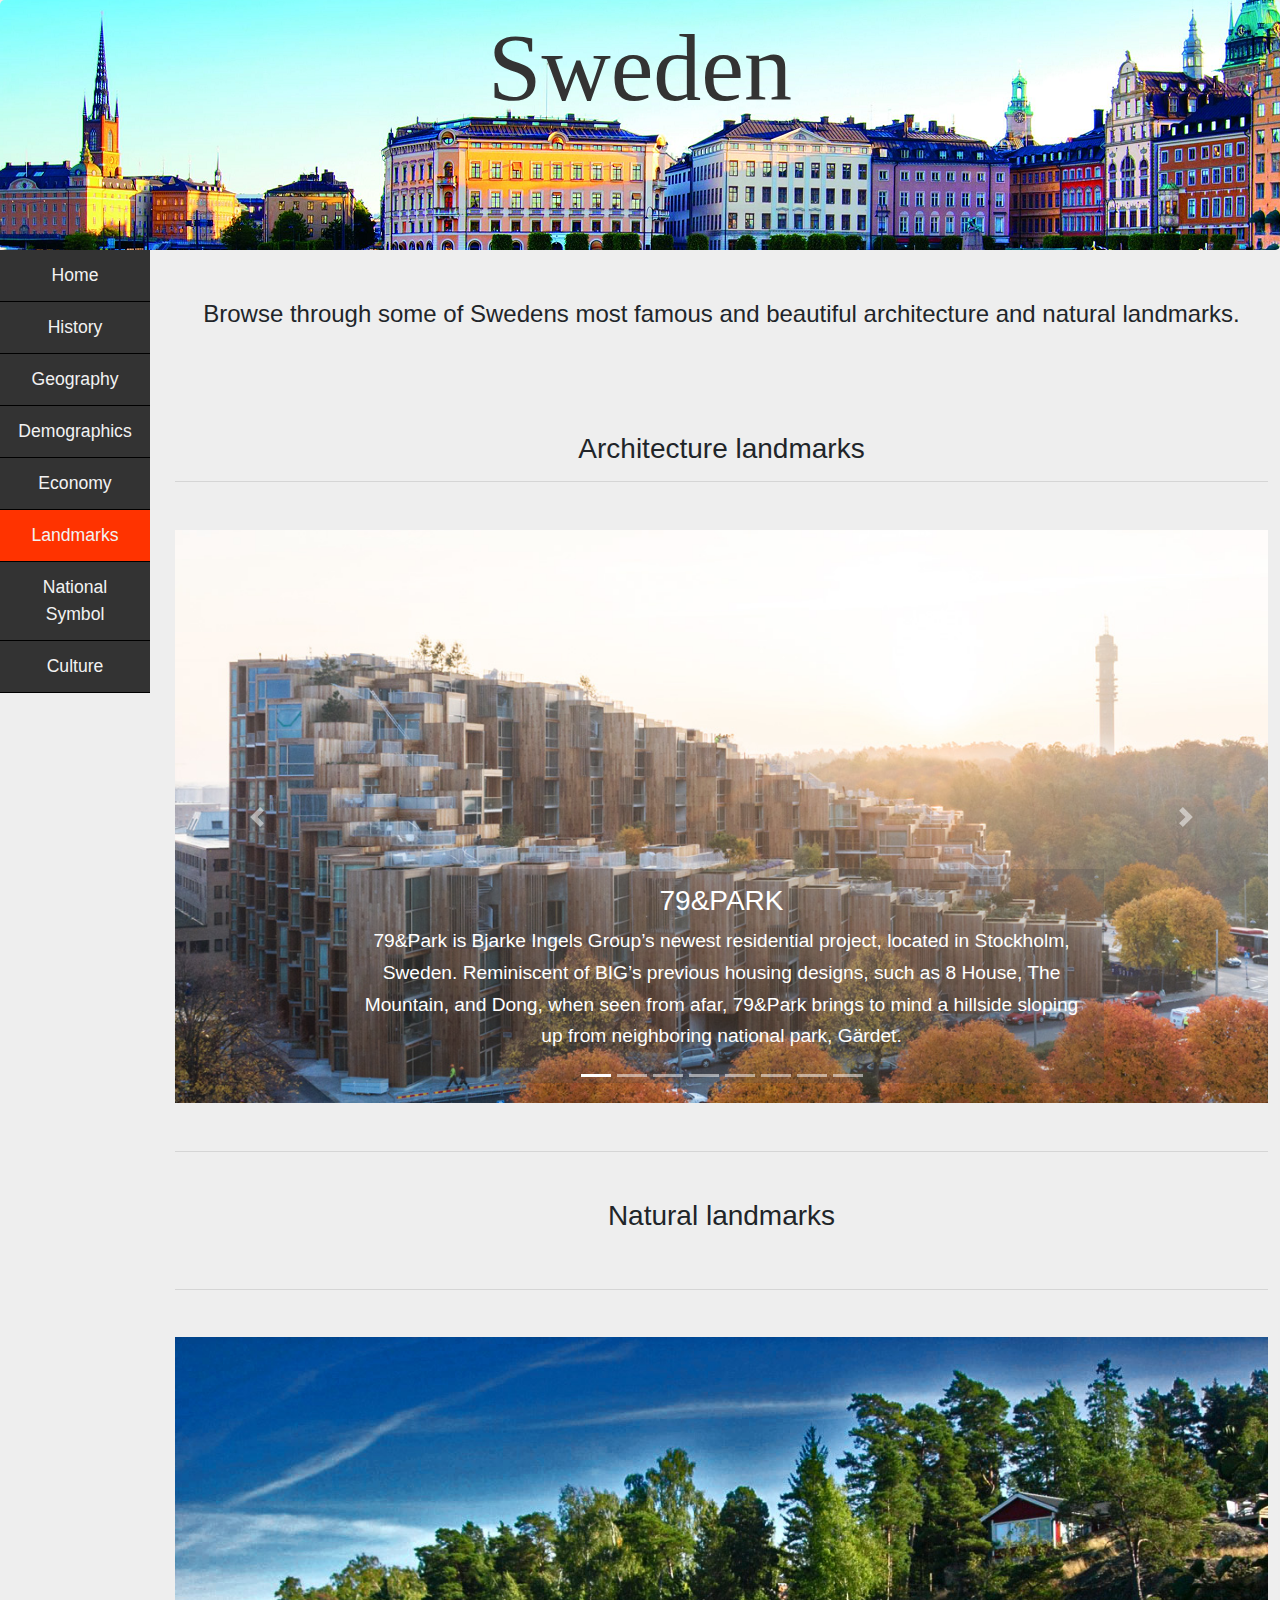
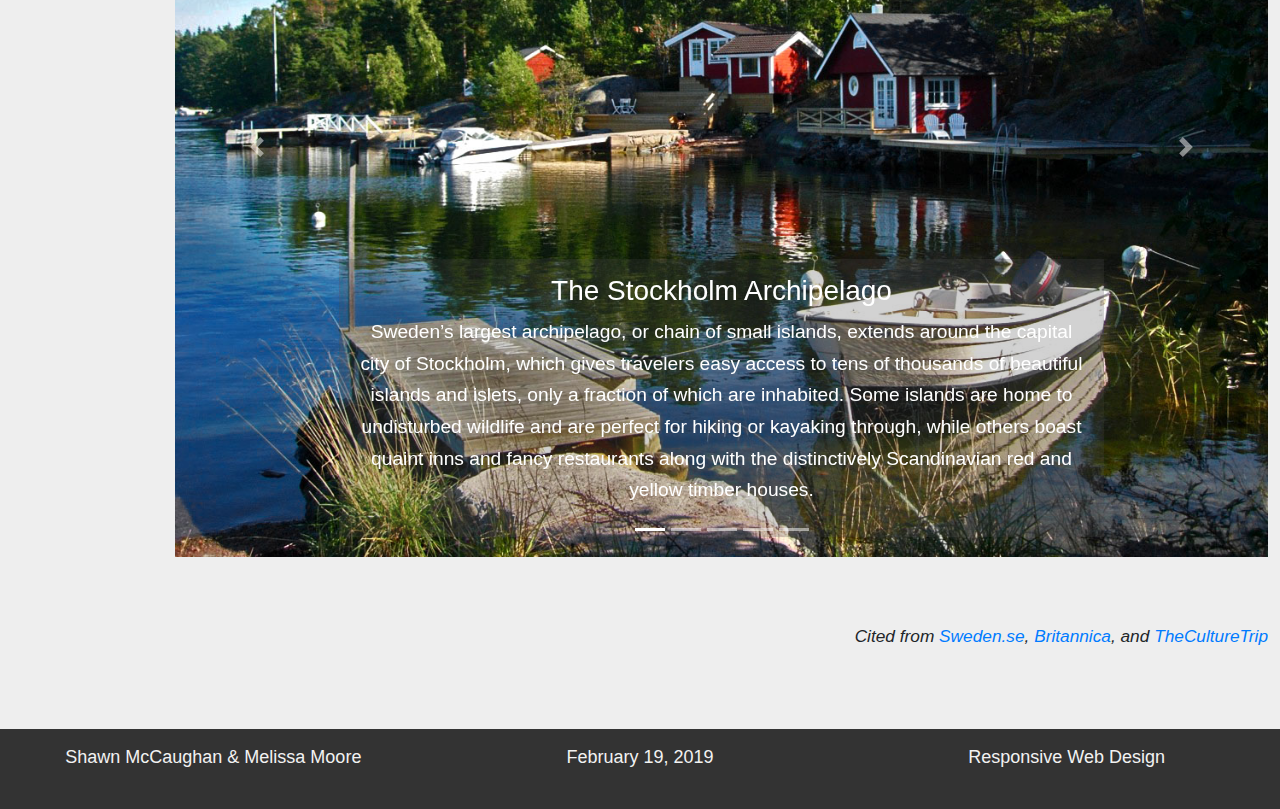
<file: FinalProj/Pages/landmarks.html>
<!DOCTYPE html>
<html>

<head>
    <meta charset="utf-8">
    <title>Sweden - Landmarks</title>
    <meta name="viewport" content="width=device-width, initial-scale=1">
    <link rel="stylesheet" href="https://maxcdn.bootstrapcdn.com/bootstrap/4.2.1/css/bootstrap.min.css">
    <script src="https://ajax.googleapis.com/ajax/libs/jquery/3.3.1/jquery.min.js"></script>
    <script src="https://cdnjs.cloudflare.com/ajax/libs/popper.js/1.14.6/umd/popper.min.js"></script>
    <script src="https://maxcdn.bootstrapcdn.com/bootstrap/4.2.1/js/bootstrap.min.js"></script>
    <link rel="stylesheet" href="https://cdnjs.cloudflare.com/ajax/libs/font-awesome/4.7.0/css/font-awesome.min.css">
    <link rel="stylesheet" href="../style.css">
</head>

<body>
    <!-- Top of page button -->
    <button onclick="topFunction()" id="myBtn" title="Go to top">Top</button>
    <!-- Header -->
    <div class="jumbotron text-center header">
        <h1>Sweden</h1>
    </div>
    <!-- Navbar -->
    <div class="navbar navbarDesktop">
        <div class="dropdown">
            <a href="../index.html">
                <button class="dropbtn">Home</button></a>
        </div>
        <div class="dropdown">
            <a href="history.html"><button class="dropbtn">History</button></a>
            <div class="dropdownItems">
                <a href="history.html#prehistory">Prehistory</a>
                <a href="history.html#viking">The Vikings</a>
                <a href="history.html#worldwar">WWI &amp; WWII</a>
                <a href="history.html#recent">Recent History</a>
            </div>
        </div>
        <div class="dropdown">
            <a href="geography.html"><button class="dropbtn">Geography</button></a>
            <div class="dropdownItems">
                <a href="geography.html#location">Location</a>
                <a href="geography.html#climate">Climate</a>
                <a href="geography.html#cities">Top five biggest cities</a>
            </div>
        </div>
        <div class="dropdown">
            <a href="demographics.html"><button class="dropbtn">Demographics</button></a>
            <div class="dropdownItems">
                <a href="demographics.html#language">Language</a>
                <a href="demographics.html#health">Health</a>
                <a href="demographics.html#immigration">Immigration</a>
            </div>
        </div>
        <div class="dropdown">
            <a href="economy.html"><button class="dropbtn">Economy</button></a>
            <div class="dropdownItems">
                <a href="economy.html#taxes">Taxes</a>
                <a href="economy.html#transport">Transport</a>
                <a href="economy.html#manufacturing">Manufacturing</a>
                <a href="economy.html#trade">Trade</a>
            </div>
        </div>
        <div class="dropdown">
            <a href="landmarks.html"><button class="dropbtn active">Landmarks</button></a>
            <div class="dropdownItems">
                <a href="#architecture">Architecture</a>
                <a href="#natural">Natural</a>
            </div>
        </div>
        <div class="dropdown">
            <a href="natsymbols.html"><button class="dropbtn">National Symbols</button></a>
            <div class="dropdownItems">
                <a href="natsymbols.html#flag">Flag of Sweden</a>
                <a href="natsymbols.html#threecrowns">Three Crowns</a>
                <a href="natsymbols.html#mothersvea">Mother Svea</a>
                <a href="natsymbols.html#regalia">Regalia of Sweden</a>
                <a href="natsymbols.html#torbjorn">Torbjörn</a>
            </div>
        </div>
        <div class="dropdown">
            <a href="culture.html"><button class="dropbtn">Culture</button></a>
        </div>
    </div>

    <!-- Mobile navbar -->
    <div class="topnav" id="myTopnav">
        <a href="../index.html">Home</a>
        <a href="history.html">History</a>
        <a href="geography.html">Geography</a>
        <a href="demographics.html">Demographics</a>
        <a href="economy.html">Economy</a>
        <a href="landmarks.html" class="active">Landmarks</a>
        <a href="natsymbols.html">National Symbols</a>
        <a href="culture.html">Culture</a>
        <a href="javascript:void(0);" class="icon" onclick="myFunction()">
            <i class="fa fa-bars"></i>
        </a>
    </div>

    <!-- Tablet navbar -->
    <div id="sideMenu">
        <div class="sideMenuPage"><a href="../index.html">Home</a></div>
        <div class="sideMenuPage"><a href="history.html">History</a></div>
        <div class="sideMenuPage"><a href="geography.html">Geography</a></div>
        <div class="sideMenuPage"><a href="demographics.html">Demographics</a></div>
        <div class="sideMenuPage"><a href="economy.html">Economy</a></div>
        <div class="sideMenuPage active"><a href="landmarks.html">Landmarks</a></div>
        <div class="sideMenuPage"><a href="natsymbols.html">National Symbol</a></div>
        <div class="sideMenuPage"><a href="culture.html">Culture</a></div>
    </div>

    <!-- Content -->
    <div id="content">
        <h4 class="text-center">Browse through some of Swedens most famous and beautiful architecture and natural
            landmarks.</h4>
        <br><br><br>
        <!-- Building landmark carousel-->
        <h3 id="architecture" class="center">Architecture landmarks</h3>
        <hr><br>
        <div id="carouselExampleIndicators" class="carousel slide" data-ride="carousel">
            <ol class="carousel-indicators">
                <li data-target="#carouselExampleIndicators" data-slide-to="0" class="active"></li>
                <li data-target="#carouselExampleIndicators" data-slide-to="1"></li>
                <li data-target="#carouselExampleIndicators" data-slide-to="2"></li>
                <li data-target="#carouselExampleIndicators" data-slide-to="3"></li>
                <li data-target="#carouselExampleIndicators" data-slide-to="4"></li>
                <li data-target="#carouselExampleIndicators" data-slide-to="5"></li>
                <li data-target="#carouselExampleIndicators" data-slide-to="6"></li>
                <li data-target="#carouselExampleIndicators" data-slide-to="7"></li>
            </ol>
            <div class="carousel-inner">
                <div class="carousel-item active">
                    <img class="d-block w-100" src="../Images/Architecture.jpg" alt="First slide">
                    <div class="carousel-caption transparentBackground landmarkDescription">
                        <h3>79&PARK</h3>
                        <p>79&Park is Bjarke Ingels Group’s newest residential project, located in Stockholm, Sweden.
                            Reminiscent of BIG’s previous housing designs, such as 8 House, The Mountain, and Dong,
                            when seen from afar, 79&Park brings to mind a hillside sloping up from neighboring national
                            park, Gärdet.</p>
                    </div>
                </div>
                <div class="carousel-item">
                    <img class="d-block w-100" src="../Images/Architecture4.jpg" alt="Second slide">
                    <div class="carousel-caption transparentBackground landmarkDescription">
                        <h3>KTH School of Architecture</h3>
                        <p>KTH is Sweden’s largest and most prestigious technical university. The university has a rich
                            history of pioneering ideas and innovation that dates back to 1827. KTH’s global reputation
                            for excellence attracts students from all over the world.</p>
                    </div>
                </div>
                <div class="carousel-item">
                    <img class="d-block w-100" src="../Images/Architecture5.jpg" alt="Third slide">
                    <div class="carousel-caption transparentBackground landmarkDescription">
                        <h3>Öresundsbron</h3>
                        <p>With a structure encompassing a tunnel and an artificial island – connects Sweden with
                            Denmark and was designed by COWI. Besides being our planet’s longest cable-tied road and
                            rail bridge, it was finished in August 1999, three months ahead of schedule, and won the
                            IABSE Outstanding Structure Award in 2002.</p>
                    </div>
                </div>
                <div class="carousel-item">
                    <img class="d-block w-100" src="../Images/Architecture10.jpg" alt="Fourth slide">
                    <div class="carousel-caption transparentBackground landmarkDescription">
                        <h3>The Ericsson Globe</h3>
                        <p>Ericsson Globe, the world’s largest spherical building, opened in 1989. A symbol both for
                            Stockholm and Sweden, this is the arena that has hosted almost all major events during the
                            past decades.</p>
                    </div>
                </div>
                <div class="carousel-item">
                    <img class="d-block w-100" src="../Images/Architecture7.jpg" alt="Fifth slide">
                    <div class="carousel-caption transparentBackground landmarkDescription">
                        <h3>Icehotel</h3>
                        <p>The world’s first Icehotel, in Jukkasjärvi, 200 kilometres north of the Arctic Circle, was
                            founded in 1989. New artists and ice experts create the rooms anew during eight weeks in
                            October–December each year. The hotel, consisting of 1,000 tons of ice and 30,000 m³ of
                            snice (snow and ice), takes three months to melt and return to Mother Nature every spring.</p>
                    </div>
                </div>
                <div class="carousel-item">
                    <img class="d-block w-100" src="../Images/ArchitectureTablet.jpg" alt="Sixth slide">
                    <div class="carousel-caption transparentBackground landmarkDescription">
                        <h3>Emporia mall</h3>
                        <p>Emporia’s gigantic golden chasm, bold colours and bent sightlines break shopping centre
                            conventions. It was built by Wingårdhs in 2012 and is part of an urban planning project –
                            where offices, houses and retail come together in a mixed-use development integrated into
                            the fabric of Malmö.</p>
                    </div>
                </div>
                <div class="carousel-item">
                    <img class="d-block w-100" src="../Images/Architecture9.jpg" alt="Seventh slide">
                    <div class="carousel-caption transparentBackground landmarkDescription">
                        <h3>Uppsala Konsert & Kongress</h3>
                        <p>Designed on the outside by Henning Larsen Architects and inside by White Arkitekter, opened
                            in 2007. Its reflecting metallic facade, reminiscent of piano keys, is an important
                            gathering point in the historical student town that is Uppsala.</p>
                    </div>
                </div>
                <div class="carousel-item">
                    <img class="d-block w-100" src="../Images/Architecture12.jpg" alt="Eigth slide">
                    <div class="carousel-caption transparentBackground landmarkDescription">
                        <h3>Triangeln railway station</h3>
                        <p>With the Triangeln project in Malmö, Sweco, Scandinavia’s leading
                            engineer/architect/envirotech consultancy, showed why they’re at top of their game. How? By
                            completing Sweden’s third busiest railway station six months early and 10 per cent under
                            budget in 2010. It’s nice and spacey inside too</p>
                    </div>
                </div>
            </div>
            <a class="carousel-control-prev" href="#carouselExampleIndicators" role="button" data-slide="prev">
                <span class="carousel-control-prev-icon" aria-hidden="true"></span>
                <span class="sr-only">Previous</span>
            </a>
            <a class="carousel-control-next" href="#carouselExampleIndicators" role="button" data-slide="next">
                <span class="carousel-control-next-icon" aria-hidden="true"></span>
                <span class="sr-only">Next</span>
            </a>
        </div>
        <br>
        <hr><br>
        <!-- Natural landmark carousel-->
        <h3 id="natural" class="center">Natural landmarks</h3>
        <br>
        <hr><br>
        <div id="carouselExampleIndicators2" class="carousel slide" data-ride="carousel">
            <ol class="carousel-indicators">
                <li data-target="#carouselExampleIndicators2" data-slide-to="0" class="active"></li>
                <li data-target="#carouselExampleIndicators2" data-slide-to="1"></li>
                <li data-target="#carouselExampleIndicators2" data-slide-to="2"></li>
                <li data-target="#carouselExampleIndicators2" data-slide-to="3"></li>
                <li data-target="#carouselExampleIndicators2" data-slide-to="4"></li>
            </ol>
            <div class="carousel-inner">
                <div class="carousel-item active">
                    <img class="d-block w-100" src="../Images/Landmark1.jpg" alt="First slide">
                    <div class="carousel-caption transparentBackground landmarkDescription">
                        <h3>The Stockholm Archipelago</h3>
                        <p>Sweden’s largest archipelago, or chain of small islands, extends around the capital city of
                            Stockholm, which gives travelers easy access to tens of thousands of beautiful islands and
                            islets, only a fraction of which are inhabited. Some islands are home to undisturbed
                            wildlife and are perfect for hiking or kayaking through, while others boast quaint inns and
                            fancy restaurants along with the distinctively Scandinavian red and yellow timber houses.</p>
                    </div>
                </div>
                <div class="carousel-item">
                    <img class="d-block w-100" src="../Images/Landmark2.jpeg" alt="Second slide">
                    <div class="carousel-caption transparentBackground landmarkDescription">
                        <h3>Skåne</h3>
                        <p>Located in Sweden’s southernmost region, Skåne is a city perched on some of the most fertile
                            soil in the world. Beautiful farms, forests, and lakes decorate the land, on which there
                            are nearly 300 castles and gardens from the 12th through 19th centuries.</p>
                    </div>
                </div>
                <div class="carousel-item">
                    <img class="d-block w-100" src="../Images/Landmark3.jpg" alt="Third slide">
                    <div class="carousel-caption transparentBackground landmarkDescription">
                        <h3>Jokkmokk</h3>
                        <p>Jokkmokk is a fairytale town located in Lapland, Sweden’s northernmost province, where you
                            can experience reindeer racing, visit a winter market, and learn about the local indigenous
                            group called the Sámi. The Jokkmokk Market is more than 400 years old, and it starts every
                            February.</p>
                    </div>
                </div>
                <div class="carousel-item">
                    <img class="d-block w-100" src="../Images/Landmark4.jpg" alt="Fourth slide">
                    <div class="carousel-caption transparentBackground landmarkDescription">
                        <h3>Abisko National Park</h3>
                        <p>Located up north in Lapland, Abisko National Park is a prime location to set up camp and
                            search for the Northern Lights. The Aurora Sky Station on Mount Nuolja, a mountain 900
                            meters above sea level in a nearly pitch black area, is one of the world’s best viewing
                            spots. In the summer, travelers can hike through forests, walk along Trollsjön (the
                            clearest lake in Sweden) and go caving.</p>
                    </div>
                </div>
                <div class="carousel-item">
                    <img class="d-block w-100" src="../Images/Landmark5.jpg" alt="Fifth slide">
                    <div class="carousel-caption transparentBackground landmarkDescription">
                        <h3>The Göta Canal</h3>
                        <p>Commonly called Sweden’s greatest feat of engineering, the Göta Canal is a
                            190-kilometer-long waterway that dates from the early 19th century. The canal links
                            Stockholm in the northeast to Gothenburg in the southwest. Along this canal there are a
                            total of 47 bridges and 58 locks. For those unskilled in the art of boating or looking for
                            a cheaper way to view the stunning countryside, bicycles are available for hire along with
                            guides for the canal area.</p>
                    </div>
                </div>
            </div>
            <a class="carousel-control-prev" href="#carouselExampleIndicators2" role="button" data-slide="prev">
                <span class="carousel-control-prev-icon" aria-hidden="true"></span>
                <span class="sr-only">Previous</span>
            </a>
            <a class="carousel-control-next" href="#carouselExampleIndicators2" role="button" data-slide="next">
                <span class="carousel-control-next-icon" aria-hidden="true"></span>
                <span class="sr-only">Next</span>
            </a>
        </div>

        <br><br>
        <div>
            <cite>Cited from <a href="https://sweden.se/culture-traditions/swedish-architecture/" target="_blank">Sweden.se</a>,
                <a href="https://www.britannica.com/place/Sweden/Economy" target="_blank">Britannica</a>, and <a href="https://theculturetrip.com/europe/sweden/articles/swedens-10-most-beautiful-spots-you-have-to-visit/"
                    target="_blank">TheCultureTrip</a></cite>
        </div>
        <br><br>
    </div>

    <!-- Footer -->
    <footer id="footer">
        <div class="container-fluid text-center">
            <div class="row">
                <div id="names" class="col-lg-4 col-xs-12">Shawn McCaughan &amp; Melissa Moore</div>
                <div id="date" class="col-lg-4 col-xs-12">February 19, 2019</div>
                <div id="course" class="col-lg-4 col-xs-12">Responsive Web Design</div>
            </div>
        </div>
    </footer>

    <!-- Mobile navbar script -->
    <script>
        function myFunction() {
            var x = document.getElementById("myTopnav");
            if (x.className === "topnav") {
                x.className += " responsive";
            } else {
                x.className = "topnav";
            }
        }

        // When the user scrolls down 300px from the top of the document, show the button
        window.onscroll = function () {
            scrollFunction()
        };

        function scrollFunction() {
            if (document.body.scrollTop > 300 || document.documentElement.scrollTop > 300) {
                document.getElementById("myBtn").style.display = "block";
            } else {
                document.getElementById("myBtn").style.display = "none";
            }
        }

        // When the user clicks on the button, scroll to the top of the document
        function topFunction() {
            document.body.scrollTop = 0;
            document.documentElement.scrollTop = 0;
        }
    </script>
</body>

</html>
</file>
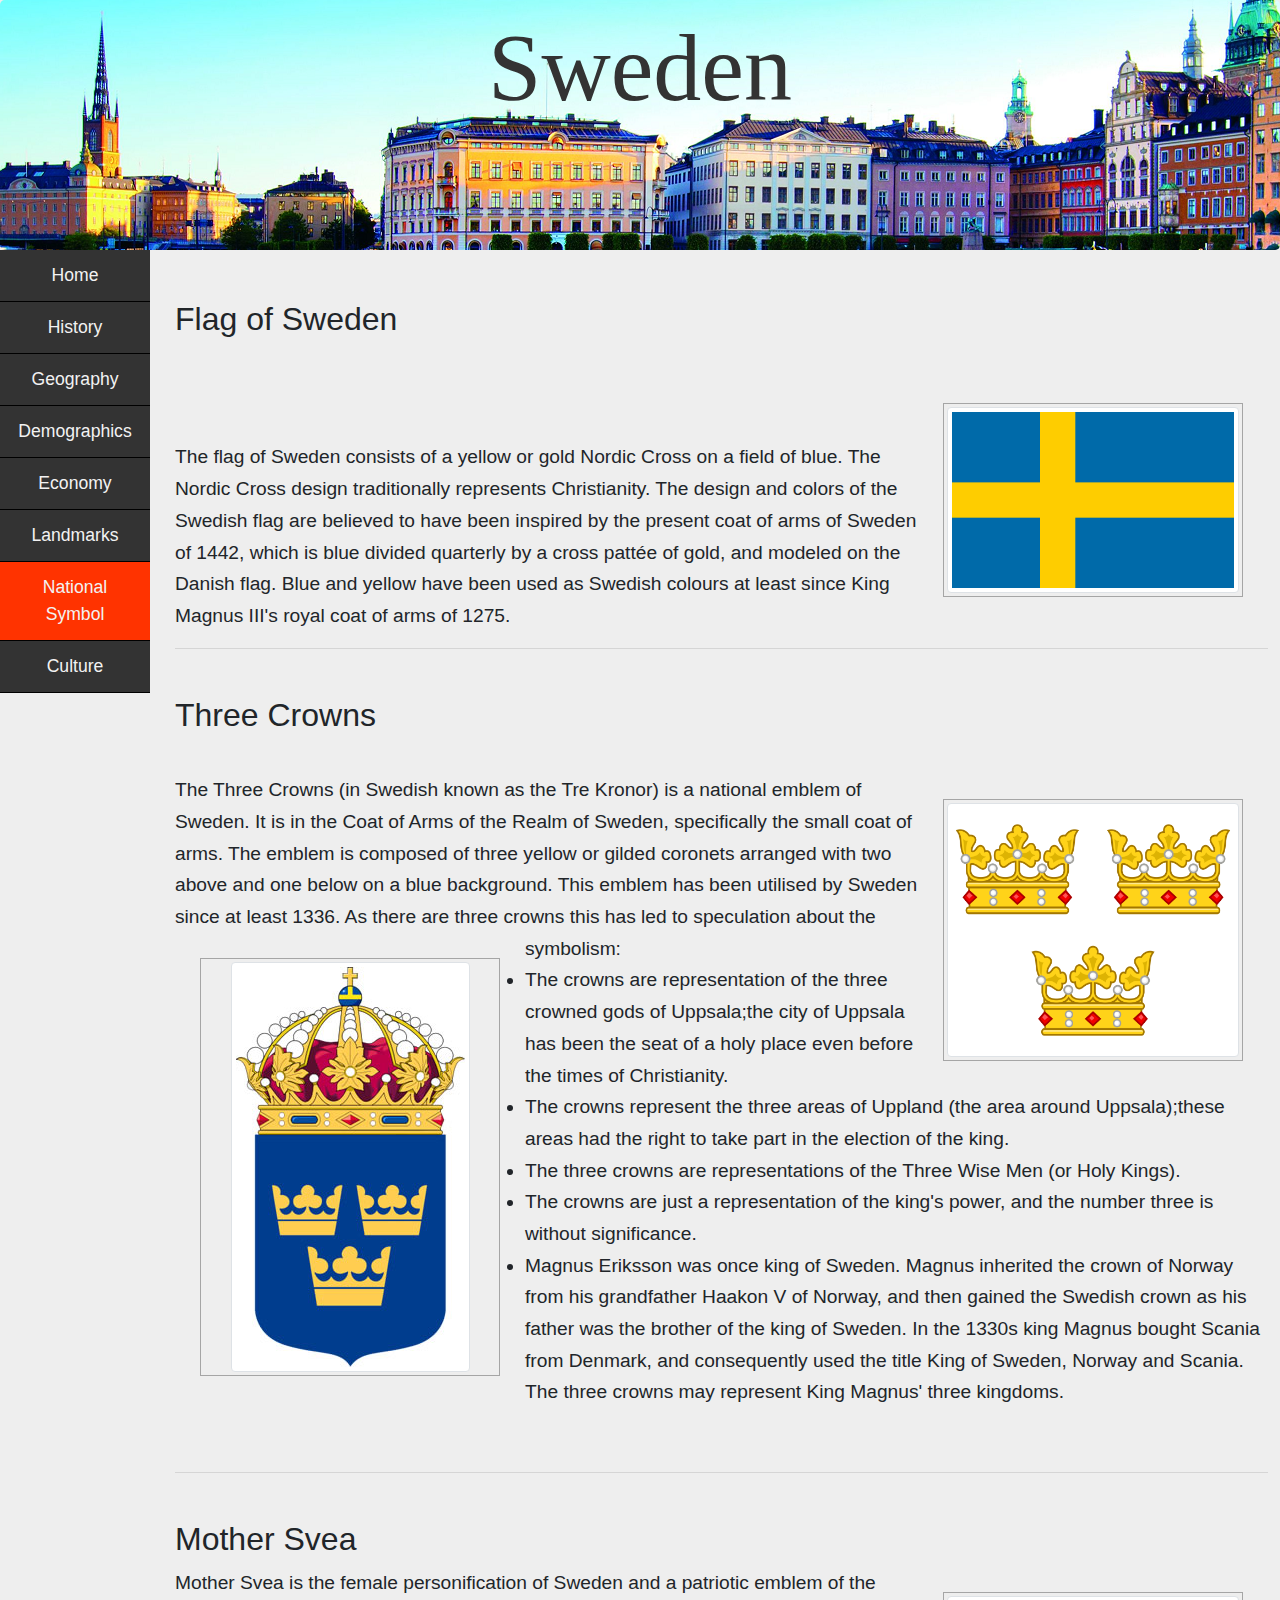
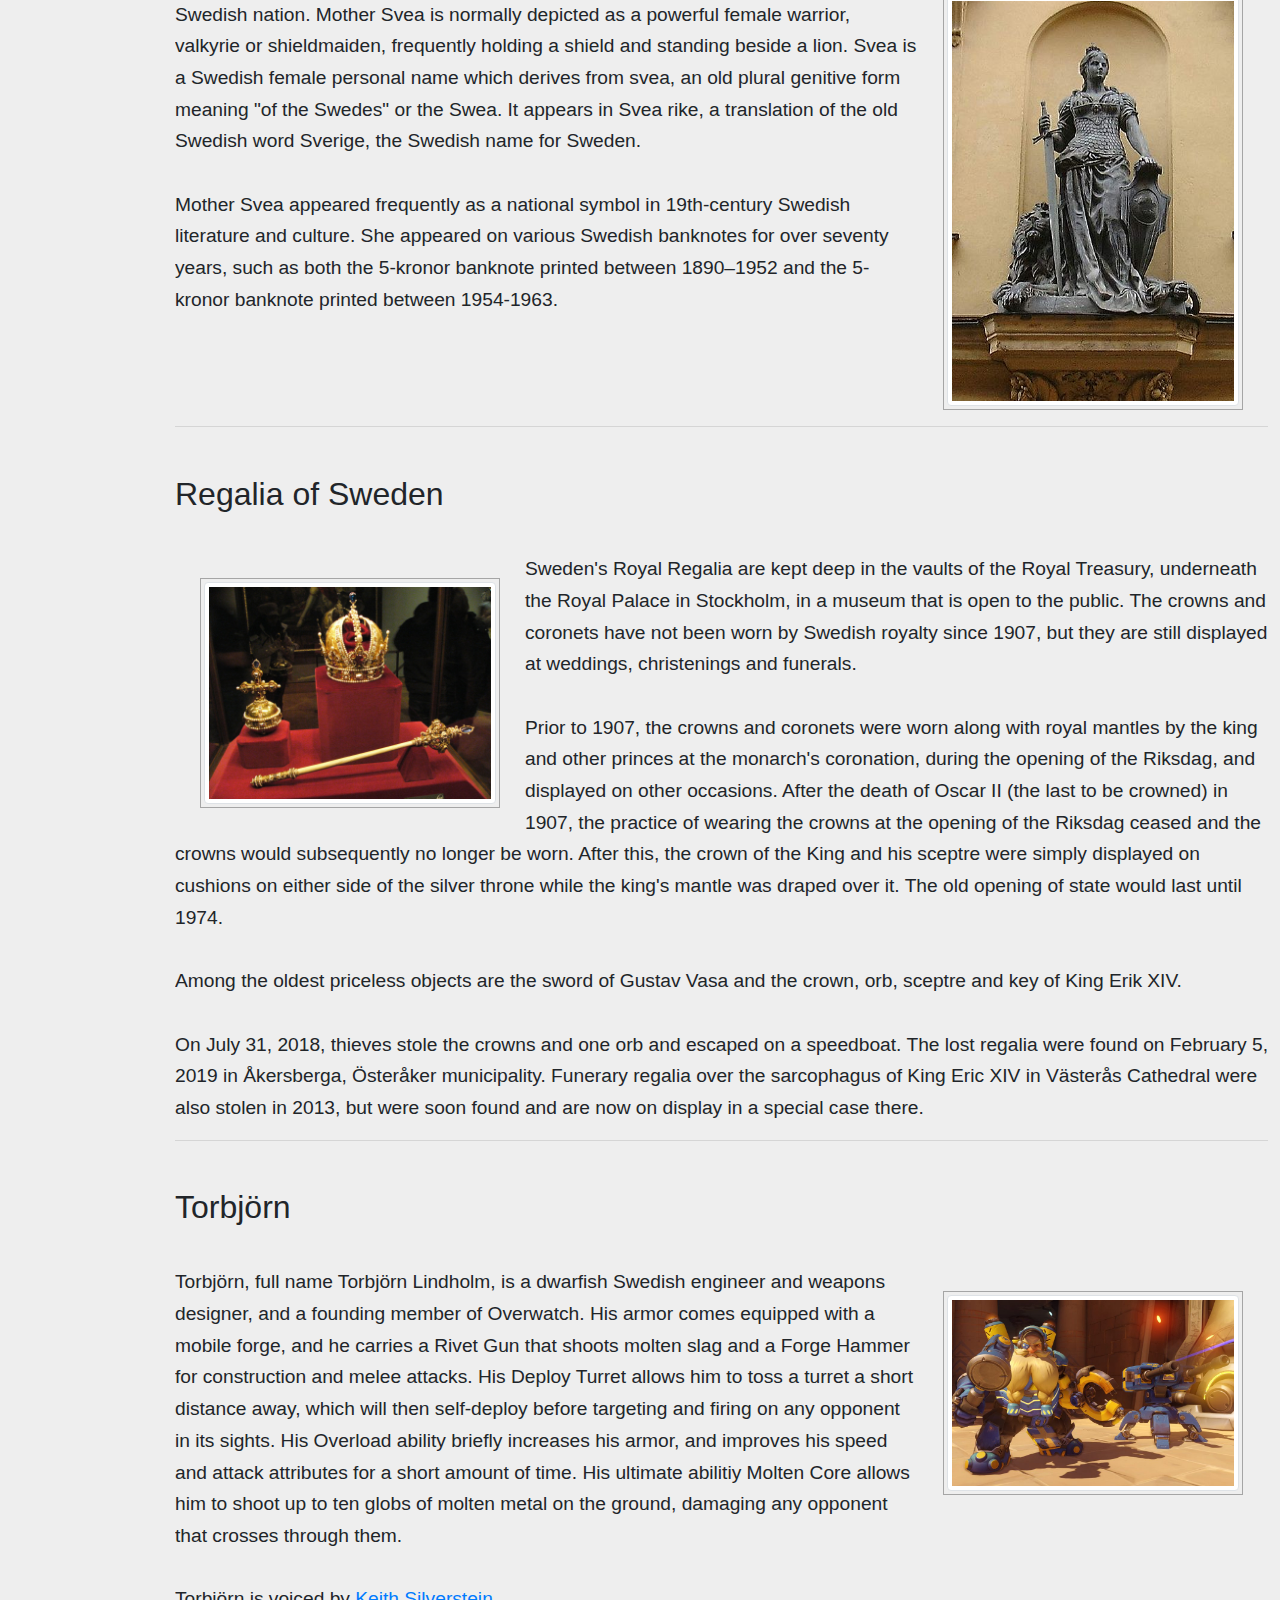
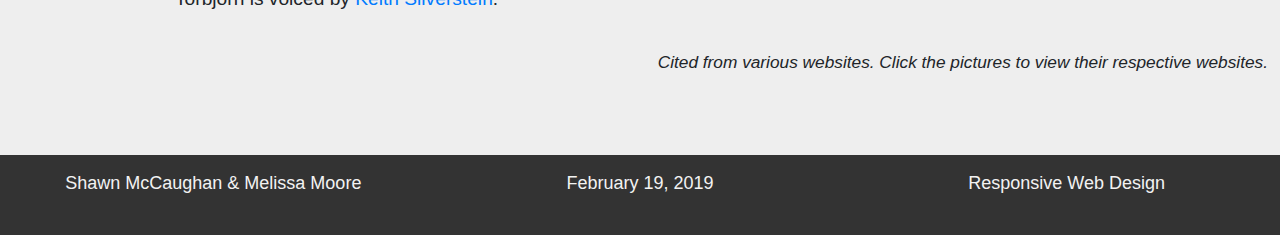
<file: FinalProj/Pages/natsymbols.html>
<!DOCTYPE html>
<html>

<head>
    <meta charset="utf-8">
    <title>Sweden - National Symbols</title>
    <meta name="viewport" content="width=device-width, initial-scale=1">
    <link rel="stylesheet" href="https://maxcdn.bootstrapcdn.com/bootstrap/4.2.1/css/bootstrap.min.css">
    <script src="https://ajax.googleapis.com/ajax/libs/jquery/3.3.1/jquery.min.js"></script>
    <script src="https://cdnjs.cloudflare.com/ajax/libs/popper.js/1.14.6/umd/popper.min.js"></script>
    <script src="https://maxcdn.bootstrapcdn.com/bootstrap/4.2.1/js/bootstrap.min.js"></script>
    <link rel="stylesheet" href="https://cdnjs.cloudflare.com/ajax/libs/font-awesome/4.7.0/css/font-awesome.min.css">
    <link rel="stylesheet" href="../style.css">
</head>

<body>
    <!-- Top of page button -->
    <button onclick="topFunction()" id="myBtn" title="Go to top">Top</button>
    <!-- Header -->
    <div class="jumbotron text-center header">
        <h1>Sweden</h1>
    </div>
    <!-- Navbar -->
    <div class="navbar navbarDesktop">
        <div class="dropdown">
            <a href="../index.html">
                <button class="dropbtn">Home</button></a>
        </div>
        <div class="dropdown">
            <a href="history.html"><button class="dropbtn">History</button></a>
            <div class="dropdownItems">
                <a href="history.html#prehistory">Prehistory</a>
                <a href="history.html#viking">The Vikings</a>
                <a href="history.html#worldwar">WWI &amp; WWII</a>
                <a href="history.html#recent">Recent History</a>
            </div>
        </div>
        <div class="dropdown">
            <a href="geography.html"><button class="dropbtn">Geography</button></a>
            <div class="dropdownItems">
                <a href="geography.html#location">Location</a>
                <a href="geography.html#climate">Climate</a>
                <a href="geography.html#cities">Top five biggest cities</a>
            </div>
        </div>
        <div class="dropdown">
            <a href="demographics.html"><button class="dropbtn">Demographics</button></a>
            <div class="dropdownItems">
                <a href="demographics.html#language">Language</a>
                <a href="demographics.html#health">Health</a>
                <a href="demographics.html#immigration">Immigration</a>
            </div>
        </div>
        <div class="dropdown">
            <a href="economy.html"><button class="dropbtn">Economy</button></a>
            <div class="dropdownItems">
                <a href="economy.html#taxes">Taxes</a>
                <a href="economy.html#transport">Transport</a>
                <a href="economy.html#manufacturing">Manufacturing</a>
                <a href="economy.html#trade">Trade</a>
            </div>
        </div>
        <div class="dropdown">
            <a href="landmarks.html"><button class="dropbtn">Landmarks</button></a>
            <div class="dropdownItems">
                <a href="landmarks.html#architecture">Architecture</a>
                <a href="landmarks.html#natural">Natural</a>
            </div>
        </div>
        <div class="dropdown">
            <a href="natsymbols.html"><button class="dropbtn active">National Symbols</button></a>
            <div class="dropdownItems">
                <a href="#flag">Flag of Sweden</a>
                <a href="#threecrowns">Three Crowns</a>
                <a href="#mothersvea">Mother Svea</a>
                <a href="#regalia">Regalia of Sweden</a>
                <a href="#torbjorn">Torbjörn</a>
            </div>
        </div>
        <div class="dropdown">
            <a href="culture.html"><button class="dropbtn">Culture</button></a>
        </div>
    </div>

    <!-- Mobile navbar -->
    <div class="topnav" id="myTopnav">
        <a href="../index.html">Home</a>
        <a href="history.html">History</a>
        <a href="geography.html">Geography</a>
        <a href="demographics.html">Demographics</a>
        <a href="economy.html">Economy</a>
        <a href="landmarks.html">Landmarks</a>
        <a href="natsymbols.html" class="active">National Symbols</a>
        <a href="culture.html">Culture</a>
        <a href="javascript:void(0);" class="icon" onclick="myFunction()">
            <i class="fa fa-bars"></i>
        </a>
    </div>

    <!-- Tablet navbar -->
    <div id="sideMenu">
        <div class="sideMenuPage"><a href="../index.html">Home</a></div>
        <div class="sideMenuPage"><a href="history.html">History</a></div>
        <div class="sideMenuPage"><a href="geography.html">Geography</a></div>
        <div class="sideMenuPage"><a href="demographics.html">Demographics</a></div>
        <div class="sideMenuPage"><a href="economy.html">Economy</a></div>
        <div class="sideMenuPage"><a href="landmarks.html">Landmarks</a></div>
        <div class="sideMenuPage active"><a href="natsymbols.html">National Symbol</a></div>
        <div class="sideMenuPage"><a href="culture.html">Culture</a></div>
    </div>

    <!-- Content -->
    <div id="content">

        <h2 id="flag">Flag of Sweden</h2><br>
        <div class="thumbnail right">
            <a href="https://en.wikipedia.org/wiki/Flag_of_Sweden" target="_blank" data-toggle="tooltip" title="Click to go to source">
                <img src="../Images/Flag_of_Sweden.svg.png" alt="Flag of Sweden" class="img-thumbnail">
            </a>
        </div>
        <br><br>
        The flag of Sweden consists of a yellow or gold Nordic Cross on a field of blue. The Nordic Cross design
        traditionally represents Christianity. The design and colors of the Swedish flag are believed to have been
        inspired by the present coat of arms of Sweden of 1442, which is blue divided quarterly by a cross pattée of
        gold, and modeled on the Danish flag. Blue and yellow have been used as Swedish colours at least since King
        Magnus III's royal coat of arms of 1275.
        <br>
        <hr><br>
        <h2 id="threecrowns">Three Crowns</h2><br>
        <div class="thumbnail right">
            <a href="https://en.wikipedia.org/wiki/Three_Crowns" target="_blank" data-toggle="tooltip" title="Click to go to source">
                <img src="../Images/ThreeCrowns.png" alt="Swedens Three Crowns" class="img-thumbnail">
            </a>
        </div>
        The Three Crowns (in Swedish known as the Tre Kronor) is a national emblem of Sweden. It is in the Coat of Arms
        of the Realm of Sweden, specifically the small coat of arms. The emblem is composed of three yellow or gilded
        coronets arranged with two above and one below on a blue background. This emblem has been utilised by Sweden
        since at least 1336. As there are three crowns this has led to speculation about the symbolism:
        <div class="thumbnail left">
            <a href="https://www.sweden.org.za/three-crowns.html" target="_blank" data-toggle="tooltip" title="Click to go to source">
                <img src="../Images/ThreeCrowns2.png" alt="Swedens Three Crowns" class="img-thumbnail">
            </a>
        </div>
        <ul>
            <li>The crowns are representation of the three crowned gods of Uppsala;the city of Uppsala has been the
                seat of a holy place even before the times of Christianity.</li>
            <li>The crowns represent the three areas of Uppland (the area around Uppsala);these areas had the right to
                take part in the election of the king.</li>
            <li>The three crowns are representations of the Three Wise Men (or Holy Kings).</li>
            <li>The crowns are just a representation of the king's power, and the number three is without significance.</li>
            <li>Magnus Eriksson was once king of Sweden. Magnus inherited the crown of Norway from his grandfather
                Haakon V of Norway, and then gained the Swedish crown as his father was the brother of the king of
                Sweden. In the 1330s king Magnus bought Scania from Denmark, and consequently used the title King of
                Sweden, Norway and Scania. The three crowns may represent King Magnus' three kingdoms.</li>
        </ul>
        <br>
        <hr><br>
        <h2 id="mothersvea">Mother Svea</h2>
        <div class="thumbnail right">
            <a href="https://en.wikipedia.org/wiki/Mother_Svea" target="_blank" data-toggle="tooltip" title="Click to go to source">
                <img src="../Images/MotherSvea.png" alt="Mother Svea" class="img-thumbnail">
            </a>
        </div>
        Mother Svea is the female personification of Sweden and a patriotic emblem of the Swedish nation. Mother Svea
        is normally depicted as a powerful female warrior, valkyrie or shieldmaiden, frequently holding a shield and
        standing beside a lion. Svea is a Swedish female personal name which derives from svea, an old plural genitive
        form meaning "of the Swedes" or the Swea. It appears in Svea rike, a translation of the old Swedish word
        Sverige, the Swedish name for Sweden.
        <br><br>
        Mother Svea appeared frequently as a national symbol in 19th-century Swedish literature and culture. She
        appeared on various Swedish banknotes for over seventy years, such as both the 5-kronor banknote printed
        between 1890–1952 and the 5-kronor banknote printed between 1954-1963.
        <br><br><br>
        <br>
        <hr><br>
        <h2 id="regalia">Regalia of Sweden</h2><br>
        <div class="thumbnail left">
            <a href="https://en.wikipedia.org/wiki/Regalia_of_Sweden" target="_blank" data-toggle="tooltip" title="Click to go to source">
                <img src="../Images/Regalia.jpg" alt="Regalia of Sweden" class="img-thumbnail">
            </a>
        </div>
        Sweden's Royal Regalia are kept deep in the vaults of the Royal Treasury, underneath
        the Royal Palace in Stockholm, in a museum that is open to the public. The crowns and coronets have not been
        worn by Swedish royalty since 1907, but they are still displayed at weddings, christenings and funerals.
        <br><br>
        Prior to 1907, the crowns and coronets were worn along with royal mantles by the king and other princes at the
        monarch's coronation, during the opening of the Riksdag, and displayed on other occasions. After the death of
        Oscar II (the last to be crowned) in 1907, the practice of wearing the crowns at the opening of the Riksdag
        ceased and the crowns would subsequently no longer be worn. After this, the crown of the King and his sceptre
        were simply displayed on cushions on either side of the silver throne while the king's mantle was draped over
        it. The old opening of state would last until 1974.
        <br><br>
        Among the oldest priceless objects are the sword of Gustav Vasa and the crown, orb, sceptre and key of King
        Erik XIV.
        <br><br>
        On July 31, 2018, thieves stole the crowns and one orb and escaped on a speedboat. The lost regalia were
        found on February 5, 2019 in Åkersberga, Österåker municipality. Funerary regalia over the sarcophagus of King
        Eric XIV in Västerås Cathedral were also stolen in 2013, but were
        soon found and are now on display in a special case there.
        <br>
        <hr><br>
        <h2 id="torbjorn">Torbjörn</h2><br>
        <div class="thumbnail right">
            <a href="https://en.wikipedia.org/wiki/Characters_of_Overwatch#Torbj%C3%B6rn" target="_blank" data-toggle="tooltip"
                title="Click to go to source">
                <img src="../Images/torbjorn.jpg" alt="Torbjörn from Overwatch" class="img-thumbnail">
            </a>
        </div>
        Torbjörn, full name Torbjörn Lindholm, is a dwarfish Swedish engineer and weapons designer, and a founding
        member of Overwatch. His armor comes equipped with a mobile forge, and he carries a Rivet Gun that shoots
        molten slag and a Forge Hammer for construction and melee attacks. His Deploy Turret allows him to toss a
        turret a short distance away, which will then self-deploy before targeting and firing on any opponent in its
        sights. His Overload ability briefly increases his armor, and improves his speed and attack attributes for a
        short amount of time. His ultimate abilitiy Molten Core allows him to shoot up to ten globs of molten metal on
        the ground, damaging any opponent that crosses through them.
        <br><br>
        Torbjörn is voiced by <a href="https://en.wikipedia.org/wiki/Keith_Silverstein" target="_blank">Keith
            Silverstein</a>.
        <br><br>
        <div><cite>Cited from various websites. Click the pictures to view their respective websites.</cite></div>
        <br><br>
    </div>

    <!-- Footer -->
    <footer id="footer">
        <div class="container-fluid text-center">
            <div class="row">
                <div id="names" class="col-lg-4 col-xs-12">Shawn McCaughan &amp; Melissa Moore</div>
                <div id="date" class="col-lg-4 col-xs-12">February 19, 2019</div>
                <div id="course" class="col-lg-4 col-xs-12">Responsive Web Design</div>
            </div>
        </div>
    </footer>

    <!-- Mobile navbar script -->
    <script>
        function myFunction() {
            var x = document.getElementById("myTopnav");
            if (x.className === "topnav") {
                x.className += " responsive";
            } else {
                x.className = "topnav";
            }
        }

        // When the user scrolls down 300px from the top of the document, show the button
        window.onscroll = function () {
            scrollFunction()
        };

        function scrollFunction() {
            if (document.body.scrollTop > 300 || document.documentElement.scrollTop > 300) {
                document.getElementById("myBtn").style.display = "block";
            } else {
                document.getElementById("myBtn").style.display = "none";
            }
        }

        // When the user clicks on the button, scroll to the top of the document
        function topFunction() {
            document.body.scrollTop = 0;
            document.documentElement.scrollTop = 0;
        }
    </script>
</body>

</html>
</file>
<file: FinalProj/style.css>
/* Global */
body,
html {
    max-height: 100%;
    margin: 0;
    background-color: #eeeeee;
}

/* Header */
.header {
    width: 100%;
    height: 250px;
    background-image: url("Images/bannerpic.PNG");
}

.jumbotron {
    margin: 0;
    padding: 10px;
}

h1 {
    margin: 0;
    color: #333;
    font-size: 6em;
    font-family: Cambria, Cochin, Georgia, Times, 'Times New Roman', serif;
}

/* End Header */

/* Content */
.thumbnail {
    width: 300px;
    margin: 25px;
    border: #a5a5a5 thin solid;
    padding: 3px;
    font-size: 14px;
    text-align: center;
}

.margleft {
    margin-left: 30px;
}

#content {
    min-height: 100%;
    overflow: auto;
    padding-bottom: 75px;
    margin: 50px 20% 50px 20%;
    line-height: 165%;
    font-size: 1.2em;
}

.transparentBackground {
    padding: 15px;
    background-color: #4747473f;
}

cite {
    float: right;
    font-size: 0.9em;
}

.left {
    float: left;
}

.right {
    float: right;
}

.center {
    text-align: center;
}

/* Culture Page */
.cultureHeader {
    margin-bottom: 50px;
}

.cultureButton {
    width: 50%;
}

.cultureButton:hover {
    background-color: darkslategray;
}

.cultureImg {
    width: 100%;
}

.cultureSections {
    width: 500px;
    float: left;
    margin: 3%
}

.cultureCollapse {
    width: 100%;
}

.cultureArtHeader {
    padding-left: 200px;
}

.cultureBlurb {
    margin-left: 5%;
}

.topCultureImg,
.bottomCultureImg {
    margin-bottom: 80px;
}

.cultureInfo {
    text-align: center;
    width: 100%;
}

.cultureContentHeader {
    text-align: center;
}

/* End Culture Page */
/* End Content */

/* Footer */
#footer {
    position: relative;
    padding-top: 15px;
    background-color: #333;
    height: 80px;
    margin-top: -80px;
    color: #f2f2f2;
    font-size: 18px;
}

/* End Footer */

/* *****MEDIA QUERIES***** */
/* Desktop */
@media screen and (min-width: 1300px) {

    /* Navbar */
    .topnav,
    #sideMenu {
        display: none;
    }

    /* Top of page button */
    #myBtn {
        display: none;
        position: fixed;
        bottom: 100px;
        right: 50px;
        z-index: 99;
        font-size: 18px;
        border: none;
        outline: none;
        background-color: #ff3300;
        color: #eeeeee;
        cursor: pointer;
        padding: 15px;
        border-radius: 4px;
    }

    .dropbtn {
        background-color: #333;
        color: #f2f2f2;
        font-size: 1.1em;
        border: none;
        cursor: pointer;
        width: 160px;
        height: 50px;
    }

    .dropdown {
        position: relative;
        float: left;
    }

    .dropdownItems {
        display: none;
        position: absolute;
        background-color: #333;
        min-width: 160px;
        padding-top: 12px;
    }

    .dropdownItems a {
        color: #f2f2f2;
        padding: 12px 16px;
        text-decoration: none;
        display: block;
    }

    .dropdownItems a:hover {
        background-color: #ff6d48;
        color: #333;
    }

    .dropbtn:hover {
        background-color: #ff6d48;
        color: #333;
    }

    .dropdown:hover .dropdownItems {
        display: block;
    }

    .navbarDesktop {
        background-color: #333;
        width: 100%;
        height: 50px;
        top: 0;
        margin-top: 0px;
        padding: 0;
    }

    .active {
        background-color: #ff3300;
        color: white;
    }

    /* Content */
    #cultureContent {
        min-height: 100%;
        overflow: auto;
        padding-bottom: 75px;
        margin: 50px 11% 50px 11%;
        line-height: 165%;
        font-size: 1.2em;
    }

    #main {
        margin: 0 auto;
        width: 1080px;
    }

    #homeContent {
        min-height: 100%;
        overflow: auto;
        padding-bottom: 75px;
        margin: 50px 12% 50px 12%;
        line-height: 165%;
        font-size: 1.2em;
    }

    .pageCard {
        margin: 30px;
        float: left;
        width: 18rem;
    }

    .chart {
        max-width: 600px;
    }
}

/* End Desktop */

/* Large tablet */
@media screen and (min-width: 984px) and (max-width:1300px) {

    .navbarDesktop,
    .topnav {
        display: none;
    }

    /* Top of page button */
    #myBtn {
        display: none;
        position: fixed;
        bottom: 100px;
        left: 50px;
        z-index: 99;
        font-size: 18px;
        border: none;
        outline: none;
        background-color: #ff3300;
        color: #eeeeee;
        cursor: pointer;
        padding: 15px;
        border-radius: 4px;
    }

    #sideMenu {
        font-size: 1.1em;
        margin: 0;
        padding: 0;
        width: 150px;
        height: 100%;
        position: absolute;
        display: block;
        clear: both;
        text-align: center;
        cursor: default;
    }

    .sideMenuPage.active {
        background-color: #ff3300;
    }

    .sideMenuPage:hover {
        background-color: #ff6d48;
    }

    .sideMenuPage {
        padding: 5px;
        border-bottom: 1px black solid;
        background-color: #333;
        padding: .7em;
    }

    .sideMenuPage a {
        color: #f2f2f2;
        text-decoration: none;
    }

    /* Content */
    #content {
        margin: 50px 12px 50px 175px;
        line-height: 165%;
        font-size: 1.2em;
    }

    #cultureContent {
        min-height: 100%;
        overflow: auto;
        padding-bottom: 75px;
        margin: 50px 4% 50px 17%;
        line-height: 165%;
        font-size: 1.2em;
    }

    .pageCard {
        margin: 20px;
        float: left;
        width: 22rem;
        margin-left: 5%;
    }

    #main {
        margin: 0 auto;
        width: 850px;
    }

    #homeContent {
        min-height: 100%;
        overflow: auto;
        padding-bottom: 75px;
        margin: 50px 50px 50px 160px;
        line-height: 165%;
        font-size: 1.2em;
    }
}

/* Medium Tablet */
@media screen and (min-width: 600px) and (max-width: 984px) {

    .navbarDesktop,
    .topnav {
        display: none;
    }

    /* Top of page button */
    #myBtn {
        display: none;
        position: fixed;
        bottom: 125px;
        left: 50px;
        z-index: 99;
        font-size: 18px;
        border: none;
        outline: none;
        background-color: #ff3300;
        color: #eeeeee;
        cursor: pointer;
        padding: 15px;
        border-radius: 4px;
    }

    #sideMenu {
        font-size: 1.1em;
        margin: 0;
        padding: 0;
        width: 150px;
        height: 100%;
        position: absolute;
        display: block;
        clear: both;
        text-align: center;
        cursor: default;
        padding-right: 20px;
    }

    .sideMenuPage.active {
        background-color: #ff3300;
    }

    .sideMenuPage:hover {
        background-color: #ff6d48;
    }

    .sideMenuPage {
        padding: 5px;
        border-bottom: 1px black solid;
        background-color: #333;
        padding: .7em;
    }

    .sideMenuPage a {
        color: #f2f2f2;
        text-decoration: none;
    }

    /* Content */
    #content {
        margin: 50px 12px 50px 175px;
        line-height: 165%;
        font-size: 1.2em;
    }

    #cultureContent {
        min-height: 100%;
        overflow: auto;
        padding-bottom: 75px;
        margin: 50px 0% 50px 27%;
        line-height: 165%;
        font-size: 1.2em;
    }

    .pageCard {
        margin: 20px;
        margin-left: 10%;
        float: left;
        width: 23rem;
    }

    #main {
        margin: 0 auto;
        width: 500px;
    }

    #footer {
        height: 120px;
        margin-top: -120px;
    }

    #homeContent {
        min-height: 100%;
        overflow: auto;
        padding-bottom: 75px;
        margin: 30px 5% 50px 155px;
        line-height: 165%;
        font-size: 1.2em;
    }

    .landmarkDescription p {
        display: none;
    }
}

/* End Tablet */

/* Mobile */
@media screen and (max-width: 600px) {

    .navbarDesktop,
    #sideMenu {
        display: none;
    }

    .topnav a:not(:first-child) {
        display: none;
    }

    .topnav a.icon {
        float: right;
        display: block;
    }

    .topnav.responsive {
        position: relative;
    }

    .topnav.responsive .icon {
        position: absolute;
        right: 0;
        top: 0;
    }

    .topnav.responsive a {
        float: none;
        display: block;
        text-align: left;
    }

    .topnav {
        overflow: hidden;
        background-color: #333;
    }

    #myTopnav {
        position: sticky;
    }

    .topnav a {
        float: left;
        display: block;
        color: #f2f2f2;
        text-align: center;
        padding: 14px 16px;
        text-decoration: none;
        font-size: 17px;
    }

    .topnav a:hover {
        background-color: #ff6d48;
        color: black;
    }

    .active {
        background-color: #ff3300;
        color: white;
    }

    .topnav .icon {
        display: none;
    }

    #footer {
        height: 120px;
        margin-top: -120px;
    }

    /* Content */
    #content {
        min-height: 100%;
        overflow: auto;
        padding-bottom: 75px;
        margin: 50px 2% 50px 2%;
        line-height: 165%;
        font-size: 1.2em;
    }

    #cultureContent {
        min-height: 100%;
        overflow: auto;
        padding-bottom: 75px;
        margin: 50px 2% 50px 2%;
        line-height: 165%;
        font-size: 1.2em;
    }

    #homeContent {
        min-height: 100%;
        overflow: auto;
        padding-bottom: 75px;
        margin: 50px 2% 50px 2%;
        line-height: 165%;
        font-size: 1.2em;
    }

    .pageCard {
        margin: 20px;
        margin-left: 5%;
        float: left;
        width: 30rem;
    }

    #myBtn {
        display: none;
    }

    .landmarkDescription p {
        display: none;
    }

    .landmarkDescription h3 {
        font-size: 1em;
    }
}

/* End Mobile */

/* *****END OF MEDIA QUERIES***** */
</file>
